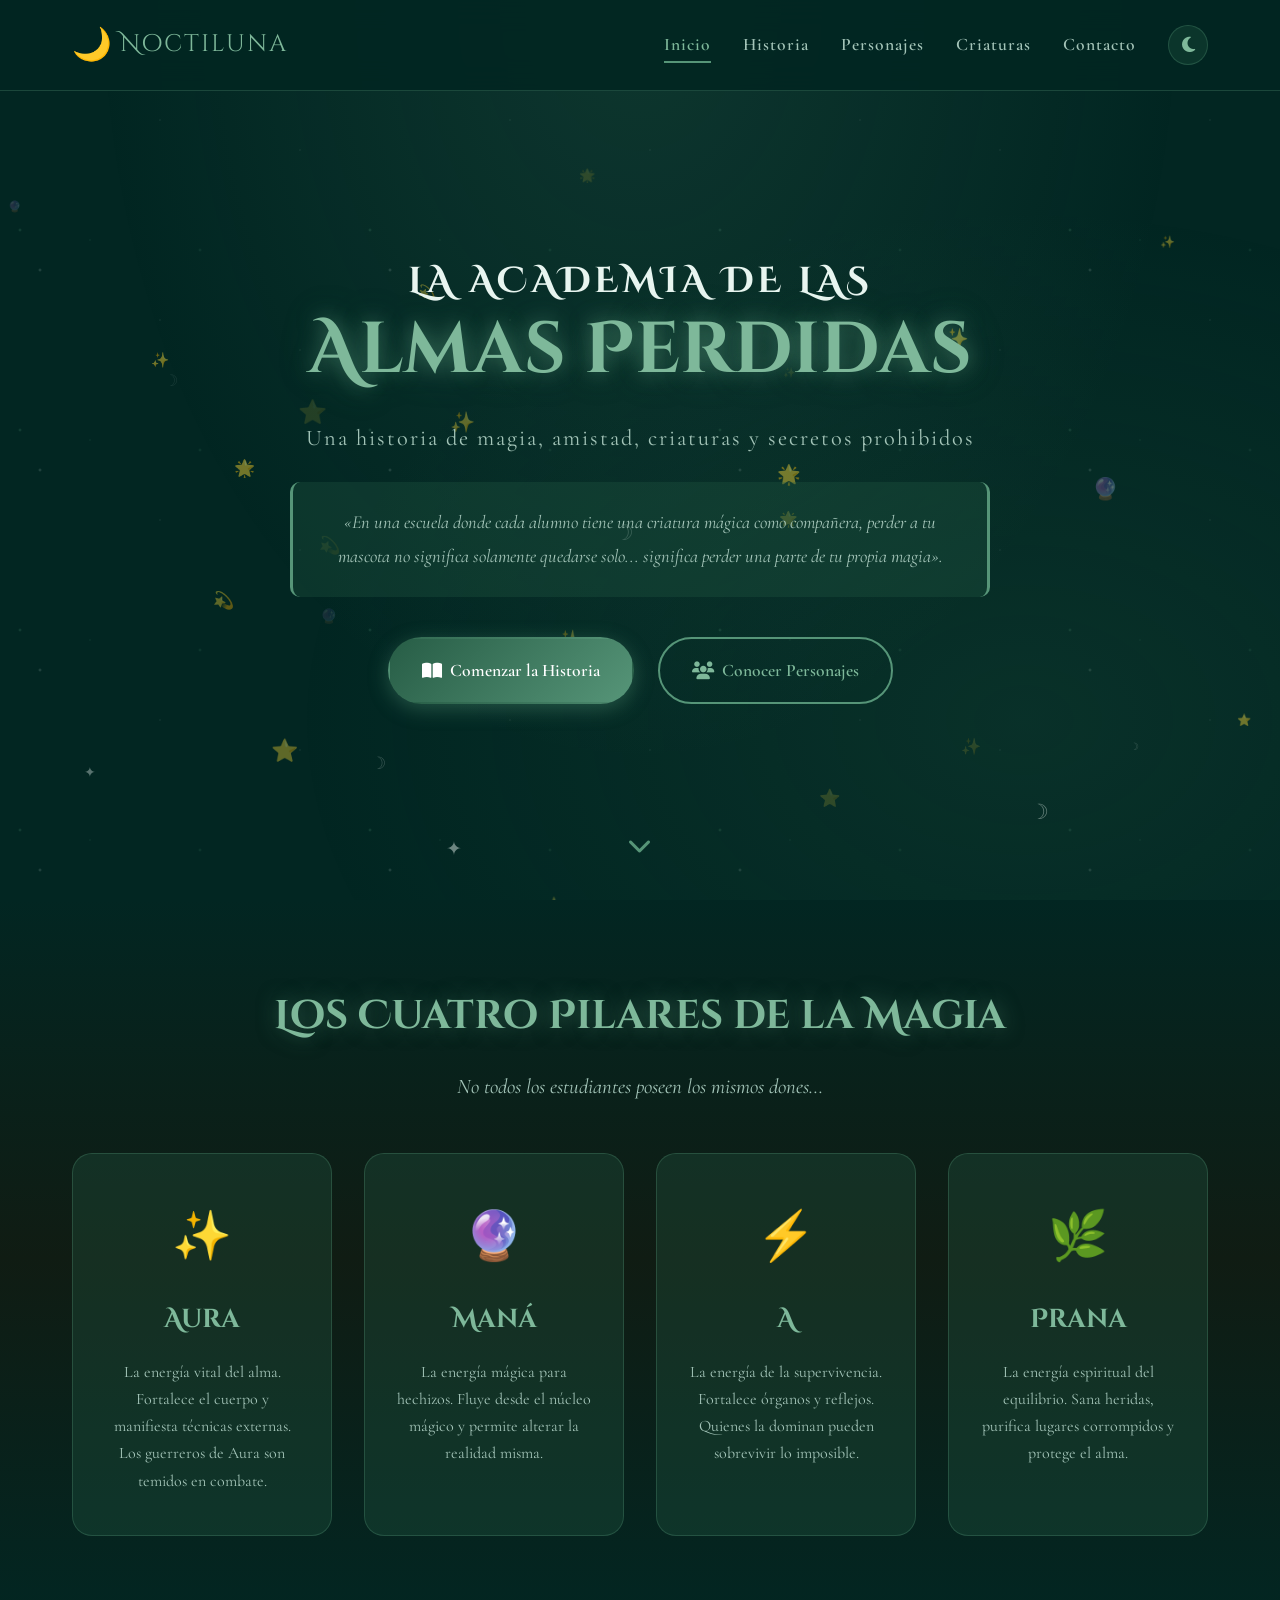
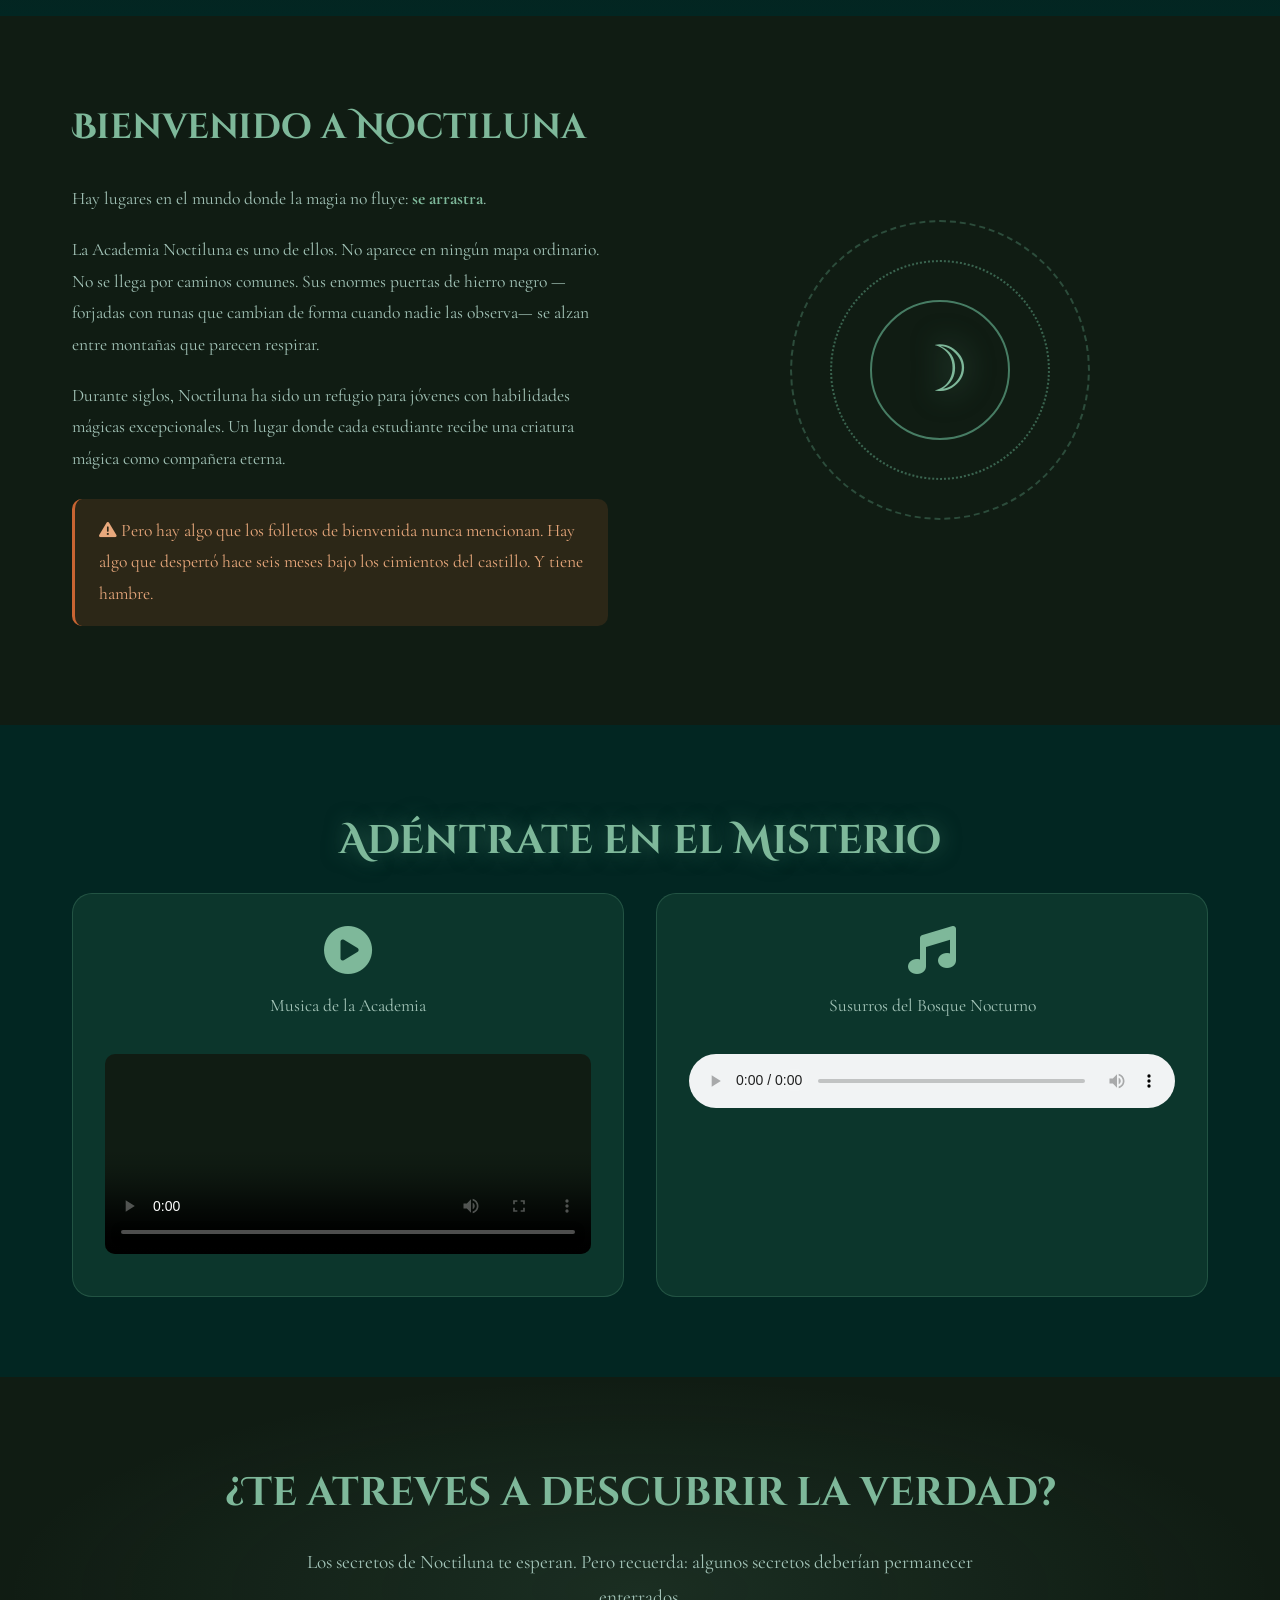
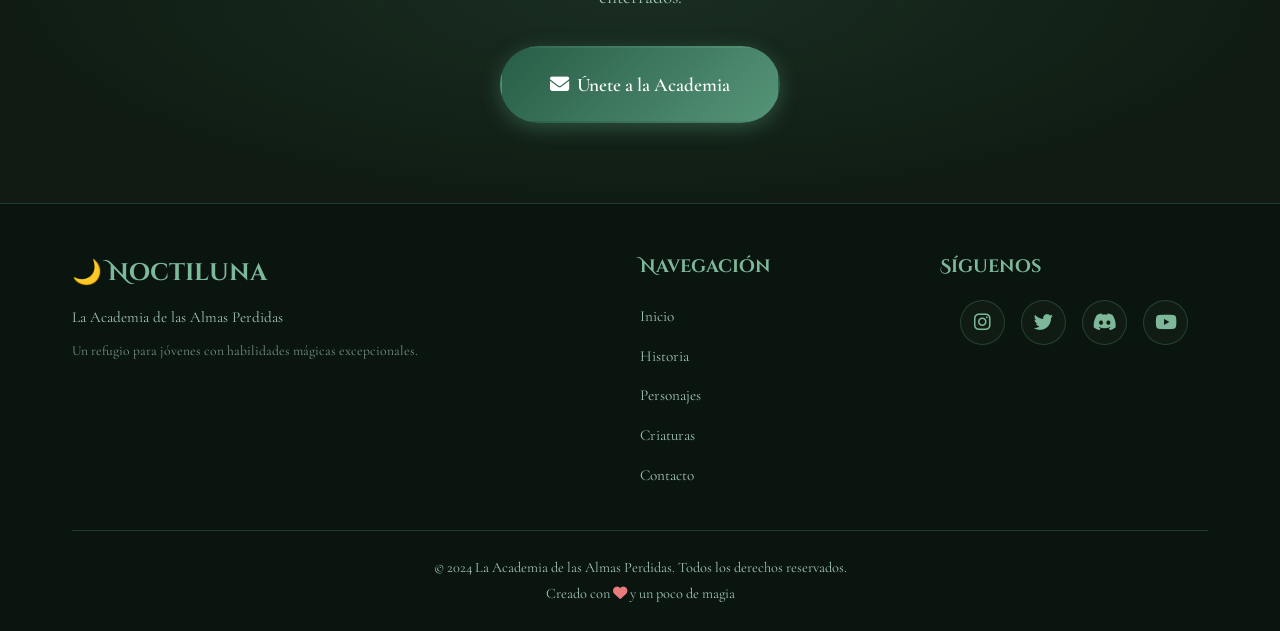
<file: index.html>
<!DOCTYPE html>
<html lang="es">
<head>
    <meta charset="UTF-8">
    <meta name="viewport" content="width=device-width, initial-scale=1.0">
    <meta name="description" content="La Academia de las Almas Perdidas - Una historia de magia, amistad, criaturas y secretos prohibidos. Descubre el misterio de Noctiluna.">
    <meta name="keywords" content="academia, magia, fantasía, criaturas mágicas, Noctiluna, historia">
    <meta name="author" content="Tu Nombre">
    <title>La Academia de las Almas Perdidas | Inicio</title>
    
    <!-- Google Fonts -->
    <link rel="preconnect" href="https://fonts.googleapis.com">
    <link rel="preconnect" href="https://fonts.gstatic.com" crossorigin>
    <link href="https://fonts.googleapis.com/css2?family=Cinzel+Decorative:wght@400;700;900&family=Cormorant+Garamond:ital,wght@0,300;0,400;0,600;1,400&display=swap" rel="stylesheet">
    
    <!-- Font Awesome Icons -->
    <link rel="stylesheet" href="https://cdnjs.cloudflare.com/ajax/libs/font-awesome/6.4.0/css/all.min.css">
    
    <!-- Favicon (Sol) -->
    <link rel="icon" type="image/svg+xml" href="data:image/svg+xml,<svg xmlns='http://www.w3.org/2000/svg' viewBox='0 0 100 100'><text y='.9em' font-size='90'>☀️</text></svg>">
    
    <link rel="stylesheet" href="css/styles.css">
</head>
<body>
    <!-- Header / Navbar -->
    <header class="header">
        <nav class="navbar">
            <a href="index.html" class="logo">
                <span class="logo-icon">🌙</span>
                <span class="logo-text">Noctiluna</span>
            </a>
            
            <button class="nav-toggle" id="navToggle" aria-label="Abrir menú">
                <i class="fas fa-bars"></i>
            </button>
            
            <ul class="nav-menu" id="navMenu">
                <li><a href="index.html" class="nav-link active">Inicio</a></li>
                <li><a href="historia.html" class="nav-link">Historia</a></li>
                <li><a href="personajes.html" class="nav-link">Personajes</a></li>
                <li><a href="criaturas.html" class="nav-link">Criaturas</a></li>
                <li><a href="contacto.html" class="nav-link">Contacto</a></li>
                <li>
                    <button class="theme-toggle" id="themeToggle" aria-label="Modo oscuro">
                        <i class="fas fa-moon"></i>
                    </button>
                </li>
            </ul>
        </nav>
    </header>

    <!-- Hero Section -->
    <section class="hero">
        <div class="hero-particles" id="particles"></div>
        <div class="hero-content">
            <h1 class="hero-title">
                <span class="title-line">La Academia de las</span>
                <span class="title-highlight">Almas Perdidas</span>
            </h1>
            <p class="hero-subtitle">Una historia de magia, amistad, criaturas y secretos prohibidos</p>
            <p class="hero-quote">«En una escuela donde cada alumno tiene una criatura mágica como compañera, perder a tu mascota no significa solamente quedarse solo... significa perder una parte de tu propia magia».</p>
            <div class="hero-buttons">
                <a href="historia.html" class="btn btn-primary">
                    <i class="fas fa-book-open"></i> Comenzar la Historia
                </a>
                <a href="personajes.html" class="btn btn-secondary">
                    <i class="fas fa-users"></i> Conocer Personajes
                </a>
            </div>
        </div>
        <div class="hero-scroll">
            <i class="fas fa-chevron-down"></i>
        </div>
    </section>

    <!-- Pilares de Energía -->
    <section class="pilares section">
        <div class="container">
            <h2 class="section-title">Los Cuatro Pilares de la Magia</h2>
            <p class="section-subtitle">No todos los estudiantes poseen los mismos dones...</p>
            
            <div class="pilares-grid">
                <article class="pilar-card" data-pilar="aura">
                    <div class="pilar-icon">✨</div>
                    <h3>Aura</h3>
                    <p>La energía vital del alma. Fortalece el cuerpo y manifiesta técnicas externas. Los guerreros de Aura son temidos en combate.</p>
                </article>
                
                <article class="pilar-card" data-pilar="mana">
                    <div class="pilar-icon">🔮</div>
                    <h3>Maná</h3>
                    <p>La energía mágica para hechizos. Fluye desde el núcleo mágico y permite alterar la realidad misma.</p>
                </article>
                
                <article class="pilar-card" data-pilar="a">
                    <div class="pilar-icon">⚡</div>
                    <h3>A</h3>
                    <p>La energía de la supervivencia. Fortalece órganos y reflejos. Quienes la dominan pueden sobrevivir lo imposible.</p>
                </article>
                
                <article class="pilar-card" data-pilar="prana">
                    <div class="pilar-icon">🌿</div>
                    <h3>Prana</h3>
                    <p>La energía espiritual del equilibrio. Sana heridas, purifica lugares corrompidos y protege el alma.</p>
                </article>
            </div>
        </div>
    </section>

    <!-- Sección de Introducción -->
    <section class="intro section">
        <div class="container">
            <div class="intro-content">
                <div class="intro-text">
                    <h2 class="section-title-left">Bienvenido a Noctiluna</h2>
                    <p>Hay lugares en el mundo donde la magia no fluye: <strong>se arrastra</strong>.</p>
                    <p>La Academia Noctiluna es uno de ellos. No aparece en ningún mapa ordinario. No se llega por caminos comunes. Sus enormes puertas de hierro negro —forjadas con runas que cambian de forma cuando nadie las observa— se alzan entre montañas que parecen respirar.</p>
                    <p>Durante siglos, Noctiluna ha sido un refugio para jóvenes con habilidades mágicas excepcionales. Un lugar donde cada estudiante recibe una criatura mágica como compañera eterna.</p>
                    <p class="warning-text"><i class="fas fa-exclamation-triangle"></i> Pero hay algo que los folletos de bienvenida nunca mencionan. Hay algo que despertó hace seis meses bajo los cimientos del castillo. Y tiene hambre.</p>
                </div>
                <div class="intro-image">
                    <div class="magic-circle">
                        <div class="circle-outer"></div>
                        <div class="circle-middle"></div>
                        <div class="circle-inner"></div>
                        <span class="magic-symbol">☽</span>
                    </div>
                </div>
            </div>
        </div>
    </section>

    <!-- Video/Audio Section -->
    <section class="media-section section">
        <div class="container">
            <h2 class="section-title">Adéntrate en el Misterio</h2>
            <div class="media-grid">
                <div class="media-card">
                    <div class="media-placeholder video-placeholder">
                        <i class="fas fa-play-circle"></i>
                        <p>Musica de la Academia</p>
                        <!-- Aquí puedes insertar un video real -->
                        <video controls poster="https://www.youtube.com/watch?v=xakBzg5atsM">
                            <source src="#" type="video/mp4">
                        </video>
                    </div>
                </div>
                <div class="media-card">
                    <div class="media-placeholder audio-placeholder">
                        <i class="fas fa-music"></i>
                        <p>Susurros del Bosque Nocturno</p>
                        <audio controls>
                            <source src="#" type="audio/mpeg">
                            Tu navegador no soporta audio.
                        </audio>
                    </div>
                </div>
            </div>
        </div>
    </section>

    <!-- CTA Section -->
    <section class="cta-section">
        <div class="container">
            <h2>¿Te atreves a descubrir la verdad?</h2>
            <p>Los secretos de Noctiluna te esperan. Pero recuerda: algunos secretos deberían permanecer enterrados.</p>
            <a href="contacto.html" class="btn btn-primary btn-large">
                <i class="fas fa-envelope"></i> Únete a la Academia
            </a>
        </div>
    </section>

    <!-- Footer -->
    <footer class="footer">
        <div class="container">
            <div class="footer-grid">
                <div class="footer-col">
                    <h3 class="footer-logo">🌙 Noctiluna</h3>
                    <p>La Academia de las Almas Perdidas</p>
                    <p class="footer-small">Un refugio para jóvenes con habilidades mágicas excepcionales.</p>
                </div>
                <div class="footer-col">
                    <h4>Navegación</h4>
                    <ul>
                        <li><a href="index.html">Inicio</a></li>
                        <li><a href="historia.html">Historia</a></li>
                        <li><a href="personajes.html">Personajes</a></li>
                        <li><a href="criaturas.html">Criaturas</a></li>
                        <li><a href="contacto.html">Contacto</a></li>
                    </ul>
                </div>
                <div class="footer-col">
                    <h4>Síguenos</h4>
                    <div class="social-links">
                        <a href="#" aria-label="Instagram"><i class="fab fa-instagram"></i></a>
                        <a href="#" aria-label="Twitter"><i class="fab fa-twitter"></i></a>
                        <a href="#" aria-label="Discord"><i class="fab fa-discord"></i></a>
                        <a href="#" aria-label="YouTube"><i class="fab fa-youtube"></i></a>
                    </div>
                </div>
            </div>
            <div class="footer-bottom">
                <p>&copy; 2024 La Academia de las Almas Perdidas. Todos los derechos reservados.</p>
                <p>Creado con <i class="fas fa-heart"></i> y un poco de magia</p>
            </div>
        </div>
    </footer>

    <script src="js/main.js"></script>
</body>
</html>
</file>
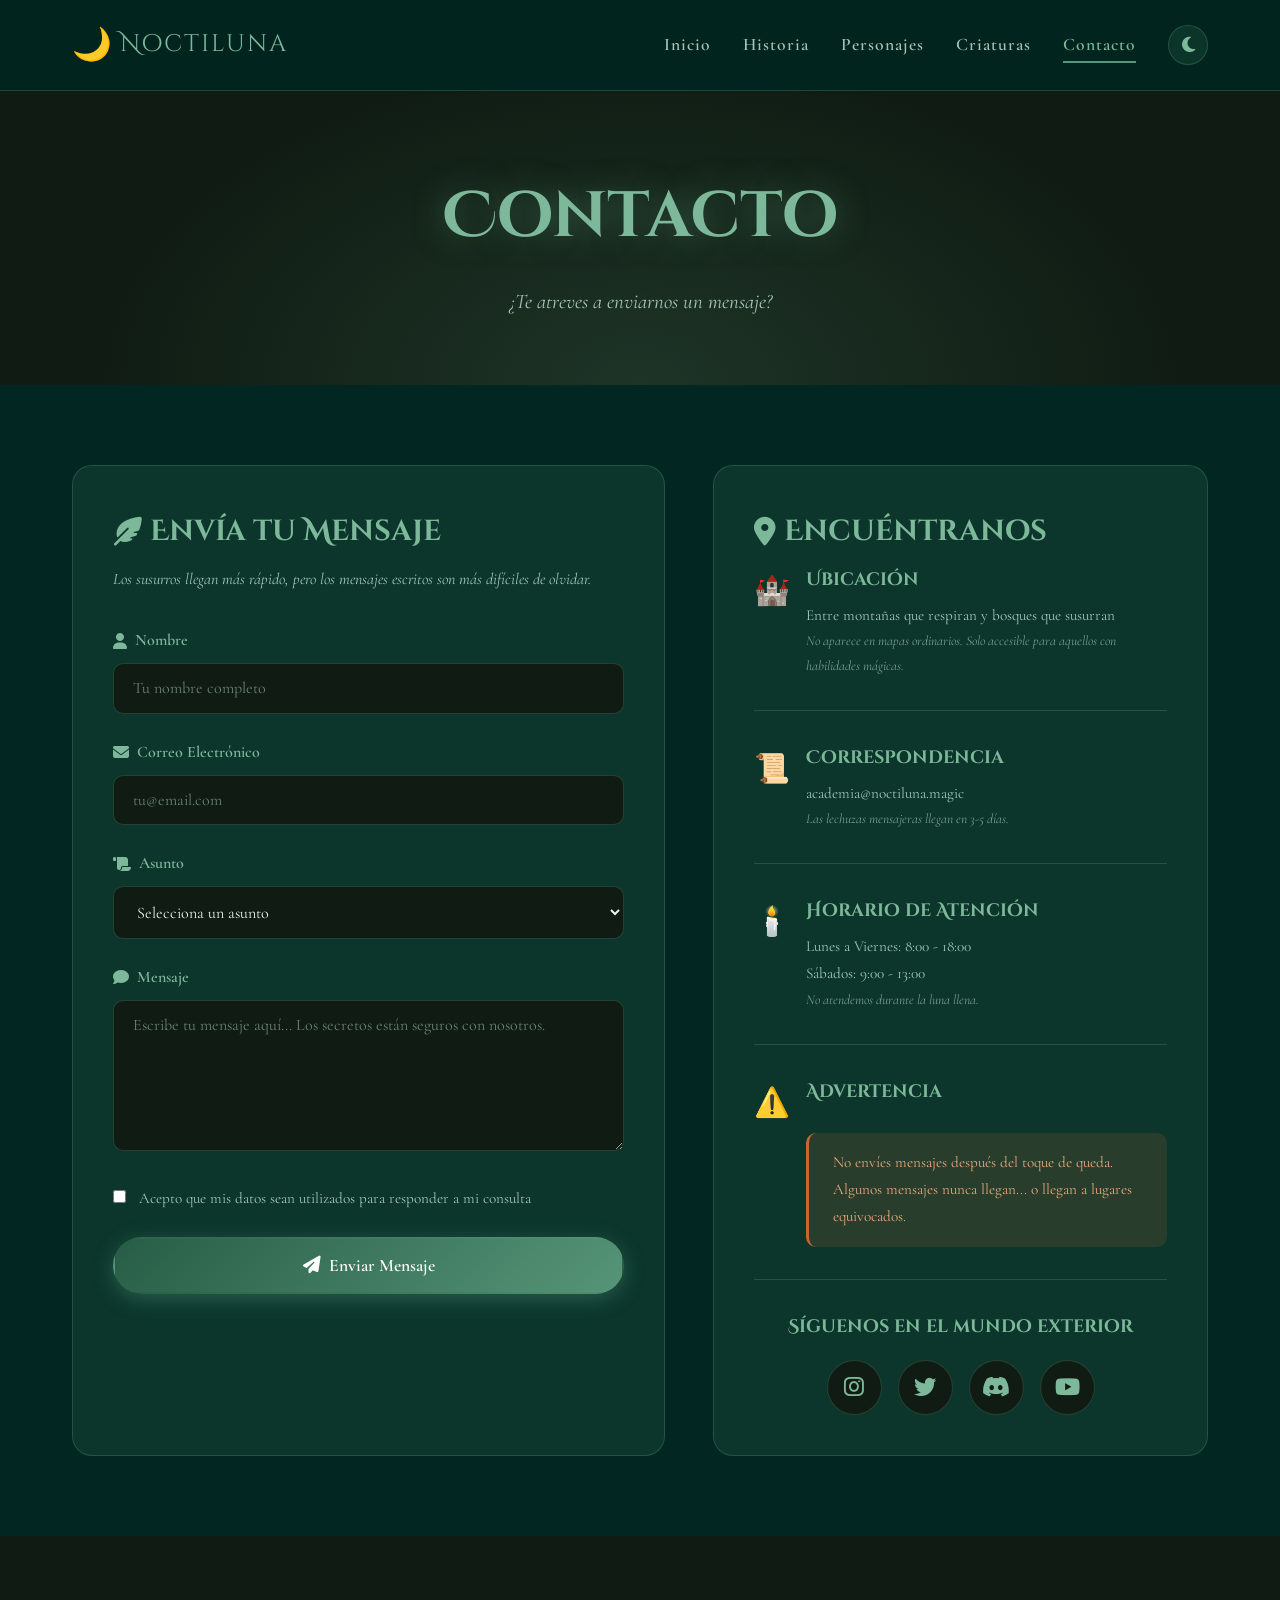
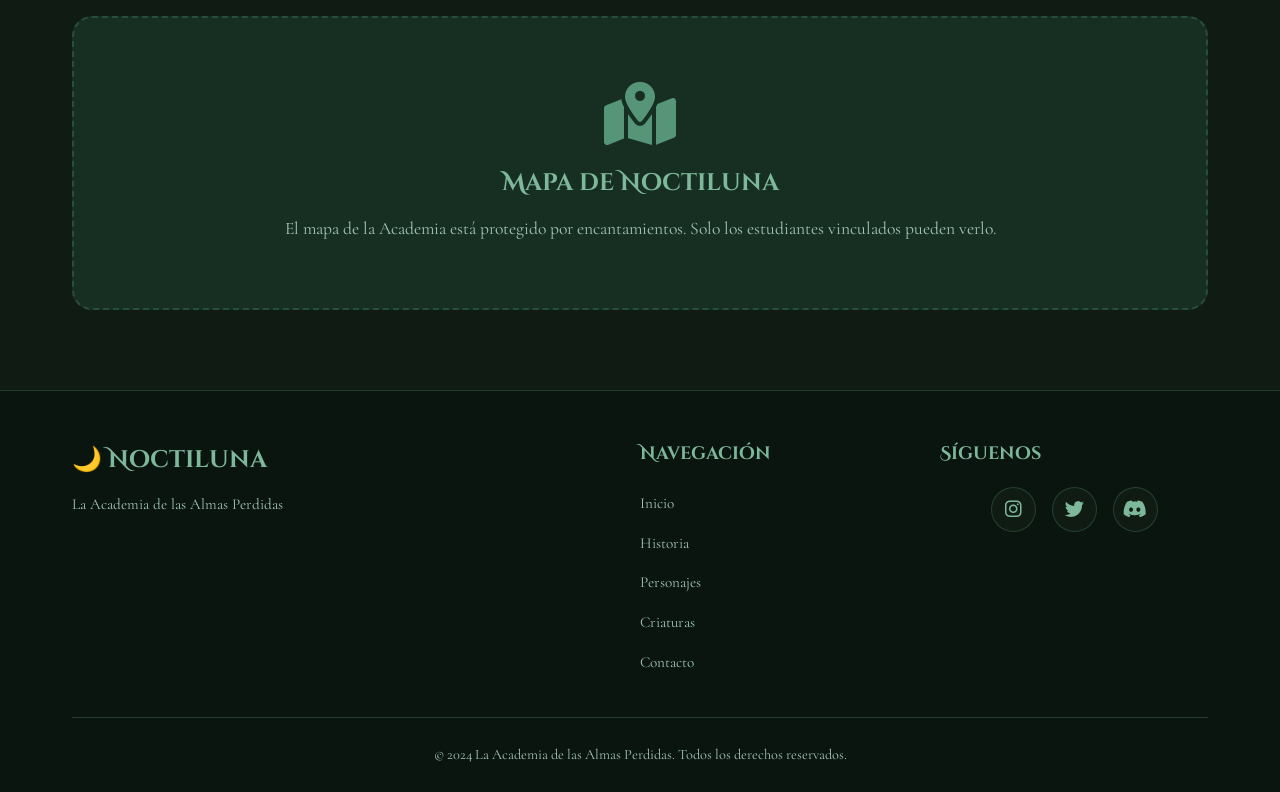
<file: contacto.html>
<!DOCTYPE html>
<html lang="es">
<head>
    <meta charset="UTF-8">
    <meta name="viewport" content="width=device-width, initial-scale=1.0">
    <meta name="description" content="Contacta con La Academia de las Almas Perdidas. Solicita información sobre admisiones, envía tus preguntas o comparte tus teorías.">
    <title>Contacto | La Academia de las Almas Perdidas</title>
    
    <link rel="preconnect" href="https://fonts.googleapis.com">
    <link rel="preconnect" href="https://fonts.gstatic.com" crossorigin>
    <link href="https://fonts.googleapis.com/css2?family=Cinzel+Decorative:wght@400;700;900&family=Cormorant+Garamond:ital,wght@0,300;0,400;0,600;1,400&display=swap" rel="stylesheet">
    <link rel="stylesheet" href="https://cdnjs.cloudflare.com/ajax/libs/font-awesome/6.4.0/css/all.min.css">
    <link rel="icon" type="image/svg+xml" href="data:image/svg+xml,<svg xmlns='http://www.w3.org/2000/svg' viewBox='0 0 100 100'><text y='.9em' font-size='90'>☀️</text></svg>">
    <link rel="stylesheet" href="css/styles.css">
</head>
<body>
    <header class="header">
        <nav class="navbar">
            <a href="index.html" class="logo">
                <span class="logo-icon">🌙</span>
                <span class="logo-text">Noctiluna</span>
            </a>
            <button class="nav-toggle" id="navToggle" aria-label="Abrir menú">
                <i class="fas fa-bars"></i>
            </button>
            <ul class="nav-menu" id="navMenu">
                <li><a href="index.html" class="nav-link">Inicio</a></li>
                <li><a href="historia.html" class="nav-link">Historia</a></li>
                <li><a href="personajes.html" class="nav-link">Personajes</a></li>
                <li><a href="criaturas.html" class="nav-link">Criaturas</a></li>
                <li><a href="contacto.html" class="nav-link active">Contacto</a></li>
                <li>
                    <button class="theme-toggle" id="themeToggle" aria-label="Modo oscuro">
                        <i class="fas fa-moon"></i>
                    </button>
                </li>
            </ul>
        </nav>
    </header>

    <section class="page-hero">
        <div class="container">
            <h1 class="page-title">Contacto</h1>
            <p class="page-subtitle">¿Te atreves a enviarnos un mensaje?</p>
        </div>
    </section>

    <section class="section contacto-section">
        <div class="container">
            <div class="contacto-grid">
                <!-- Formulario -->
                <div class="formulario-container">
                    <h2 class="form-title">
                        <i class="fas fa-feather-alt"></i> Envía tu Mensaje
                    </h2>
                    <p class="form-subtitle">Los susurros llegan más rápido, pero los mensajes escritos son más difíciles de olvidar.</p>
                    
                    <form id="contactForm" class="contact-form" action="https://formspree.io/f/tu-form-id" method="POST">
                        <div class="form-group">
                            <label for="nombre">
                                <i class="fas fa-user"></i> Nombre
                            </label>
                            <input type="text" id="nombre" name="nombre" placeholder="Tu nombre completo" required>
                        </div>

                        <div class="form-group">
                            <label for="email">
                                <i class="fas fa-envelope"></i> Correo Electrónico
                            </label>
                            <input type="email" id="email" name="email" placeholder="tu@email.com" required>
                        </div>

                        <div class="form-group">
                            <label for="asunto">
                                <i class="fas fa-scroll"></i> Asunto
                            </label>
                            <select id="asunto" name="asunto" required>
                                <option value="">Selecciona un asunto</option>
                                <option value="admisiones">Información sobre Admisiones</option>
                                <option value="historia">Preguntas sobre la Historia</option>
                                <option value="teorias">Compartir Teorías</option>
                                <option value="criaturas">Consulta sobre Criaturas</option>
                                <option value="otro">Otro</option>
                            </select>
                        </div>

                        <div class="form-group">
                            <label for="mensaje">
                                <i class="fas fa-comment"></i> Mensaje
                            </label>
                            <textarea id="mensaje" name="mensaje" rows="6" placeholder="Escribe tu mensaje aquí... Los secretos están seguros con nosotros." required></textarea>
                        </div>

                        <div class="form-group checkbox-group">
                            <label>
                                <input type="checkbox" name="acepto" required>
                                Acepto que mis datos sean utilizados para responder a mi consulta
                            </label>
                        </div>

                        <button type="submit" class="btn btn-primary btn-full">
                            <i class="fas fa-paper-plane"></i> Enviar Mensaje
                        </button>
                    </form>

                    <div id="formMessage" class="form-message"></div>
                </div>

                <!-- Información de contacto -->
                <div class="info-container">
                    <h2 class="form-title">
                        <i class="fas fa-map-marker-alt"></i> Encuéntranos
                    </h2>
                    
                    <div class="info-item">
                        <div class="info-icon">🏰</div>
                        <div>
                            <h4>Ubicación</h4>
                            <p>Entre montañas que respiran y bosques que susurran</p>
                            <p class="info-small">No aparece en mapas ordinarios. Solo accesible para aquellos con habilidades mágicas.</p>
                        </div>
                    </div>

                    <div class="info-item">
                        <div class="info-icon">📜</div>
                        <div>
                            <h4>Correspondencia</h4>
                            <p>academia@noctiluna.magic</p>
                            <p class="info-small">Las lechuzas mensajeras llegan en 3-5 días.</p>
                        </div>
                    </div>

                    <div class="info-item">
                        <div class="info-icon">🕯️</div>
                        <div>
                            <h4>Horario de Atención</h4>
                            <p>Lunes a Viernes: 8:00 - 18:00</p>
                            <p>Sábados: 9:00 - 13:00</p>
                            <p class="info-small">No atendemos durante la luna llena.</p>
                        </div>
                    </div>

                    <div class="info-item">
                        <div class="info-icon">⚠️</div>
                        <div>
                            <h4>Advertencia</h4>
                            <p class="warning-text">No envíes mensajes después del toque de queda. Algunos mensajes nunca llegan... o llegan a lugares equivocados.</p>
                        </div>
                    </div>

                    <!-- Redes sociales -->
                    <div class="social-contact">
                        <h4>Síguenos en el mundo exterior</h4>
                        <div class="social-links large">
                            <a href="#" aria-label="Instagram"><i class="fab fa-instagram"></i></a>
                            <a href="#" aria-label="Twitter"><i class="fab fa-twitter"></i></a>
                            <a href="#" aria-label="Discord"><i class="fab fa-discord"></i></a>
                            <a href="#" aria-label="YouTube"><i class="fab fa-youtube"></i></a>
                        </div>
                    </div>
                </div>
            </div>
        </div>
    </section>

    <!-- Mapa conceptual -->
    <section class="section mapa-section">
        <div class="container">
            <div class="mapa-placeholder">
                <div class="mapa-content">
                    <i class="fas fa-map-marked-alt"></i>
                    <h3>Mapa de Noctiluna</h3>
                    <p>El mapa de la Academia está protegido por encantamientos. Solo los estudiantes vinculados pueden verlo.</p>
                </div>
            </div>
        </div>
    </section>

    <footer class="footer">
        <div class="container">
            <div class="footer-grid">
                <div class="footer-col">
                    <h3 class="footer-logo">🌙 Noctiluna</h3>
                    <p>La Academia de las Almas Perdidas</p>
                </div>
                <div class="footer-col">
                    <h4>Navegación</h4>
                    <ul>
                        <li><a href="index.html">Inicio</a></li>
                        <li><a href="historia.html">Historia</a></li>
                        <li><a href="personajes.html">Personajes</a></li>
                        <li><a href="criaturas.html">Criaturas</a></li>
                        <li><a href="contacto.html">Contacto</a></li>
                    </ul>
                </div>
                <div class="footer-col">
                    <h4>Síguenos</h4>
                    <div class="social-links">
                        <a href="#"><i class="fab fa-instagram"></i></a>
                        <a href="#"><i class="fab fa-twitter"></i></a>
                        <a href="#"><i class="fab fa-discord"></i></a>
                    </div>
                </div>
            </div>
            <div class="footer-bottom">
                <p>&copy; 2024 La Academia de las Almas Perdidas. Todos los derechos reservados.</p>
            </div>
        </div>
    </footer>

    <script src="js/main.js"></script>
</body>
</html>
</file>
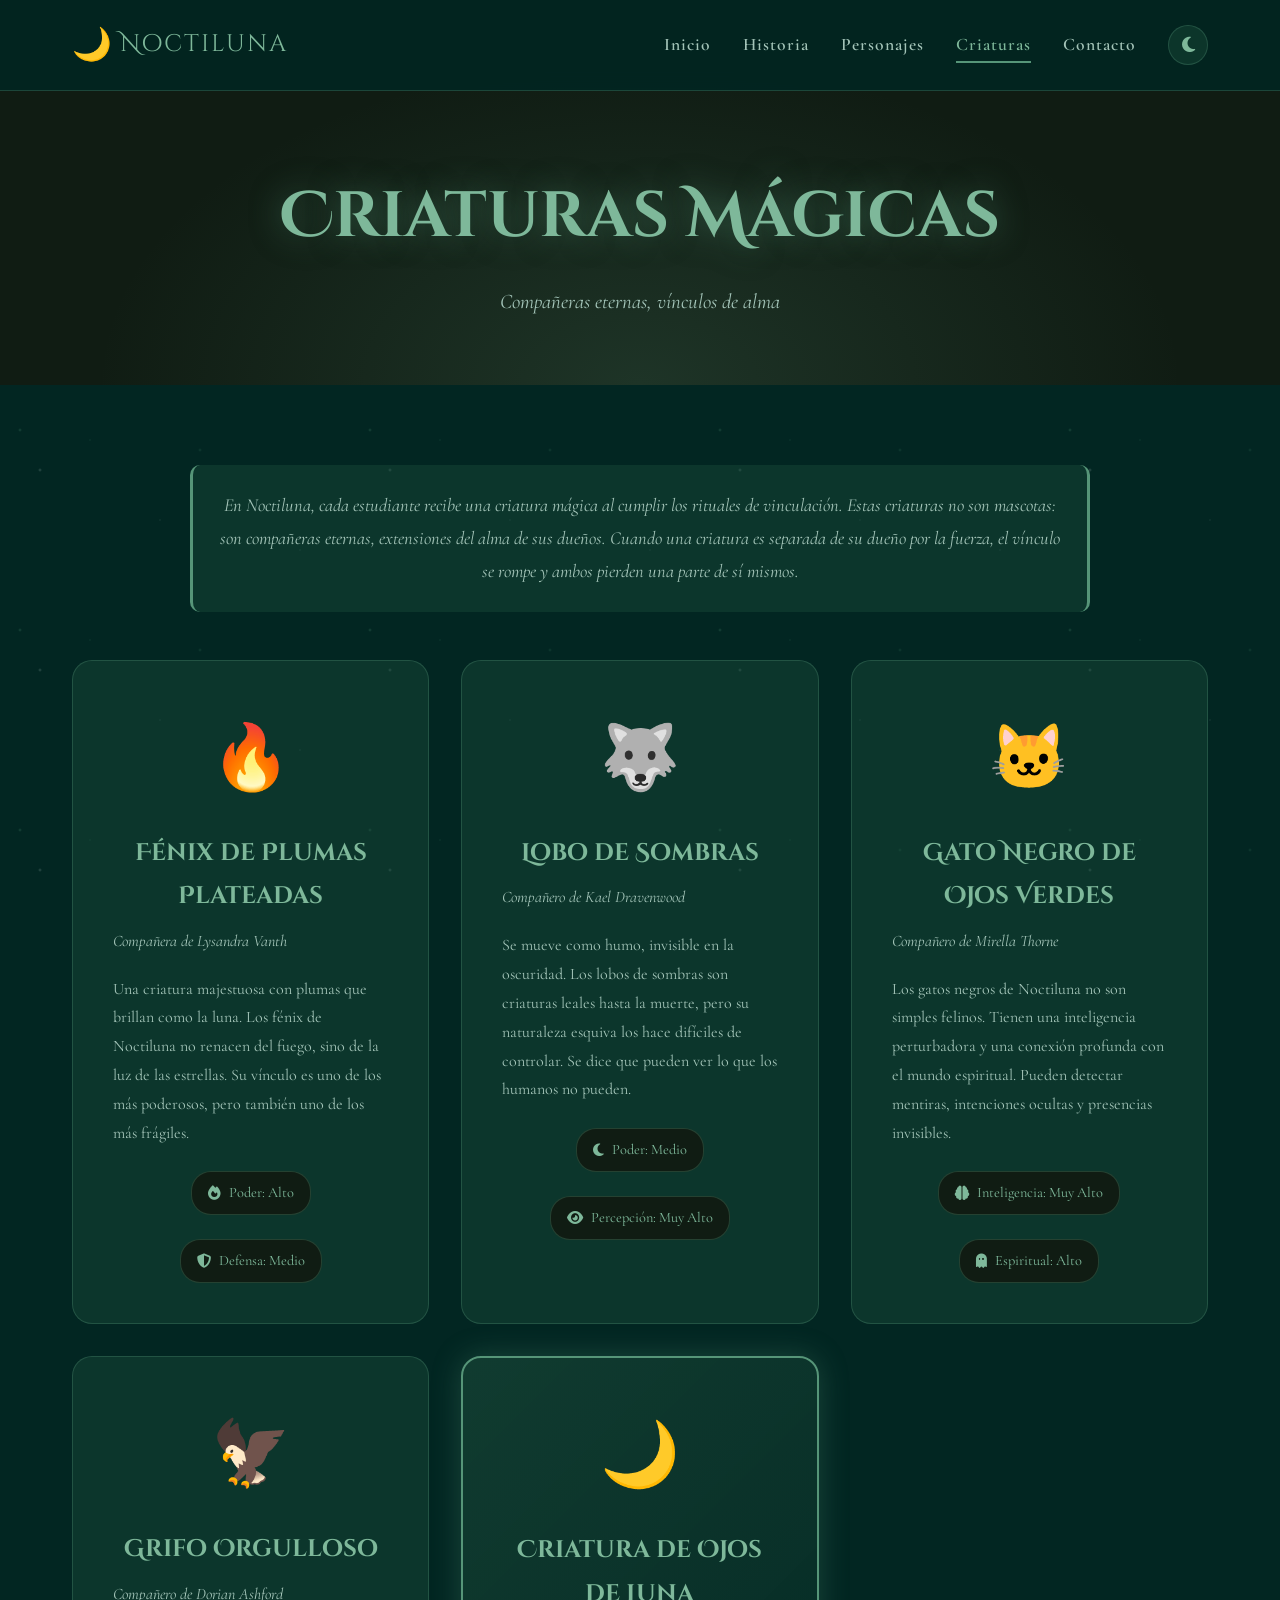
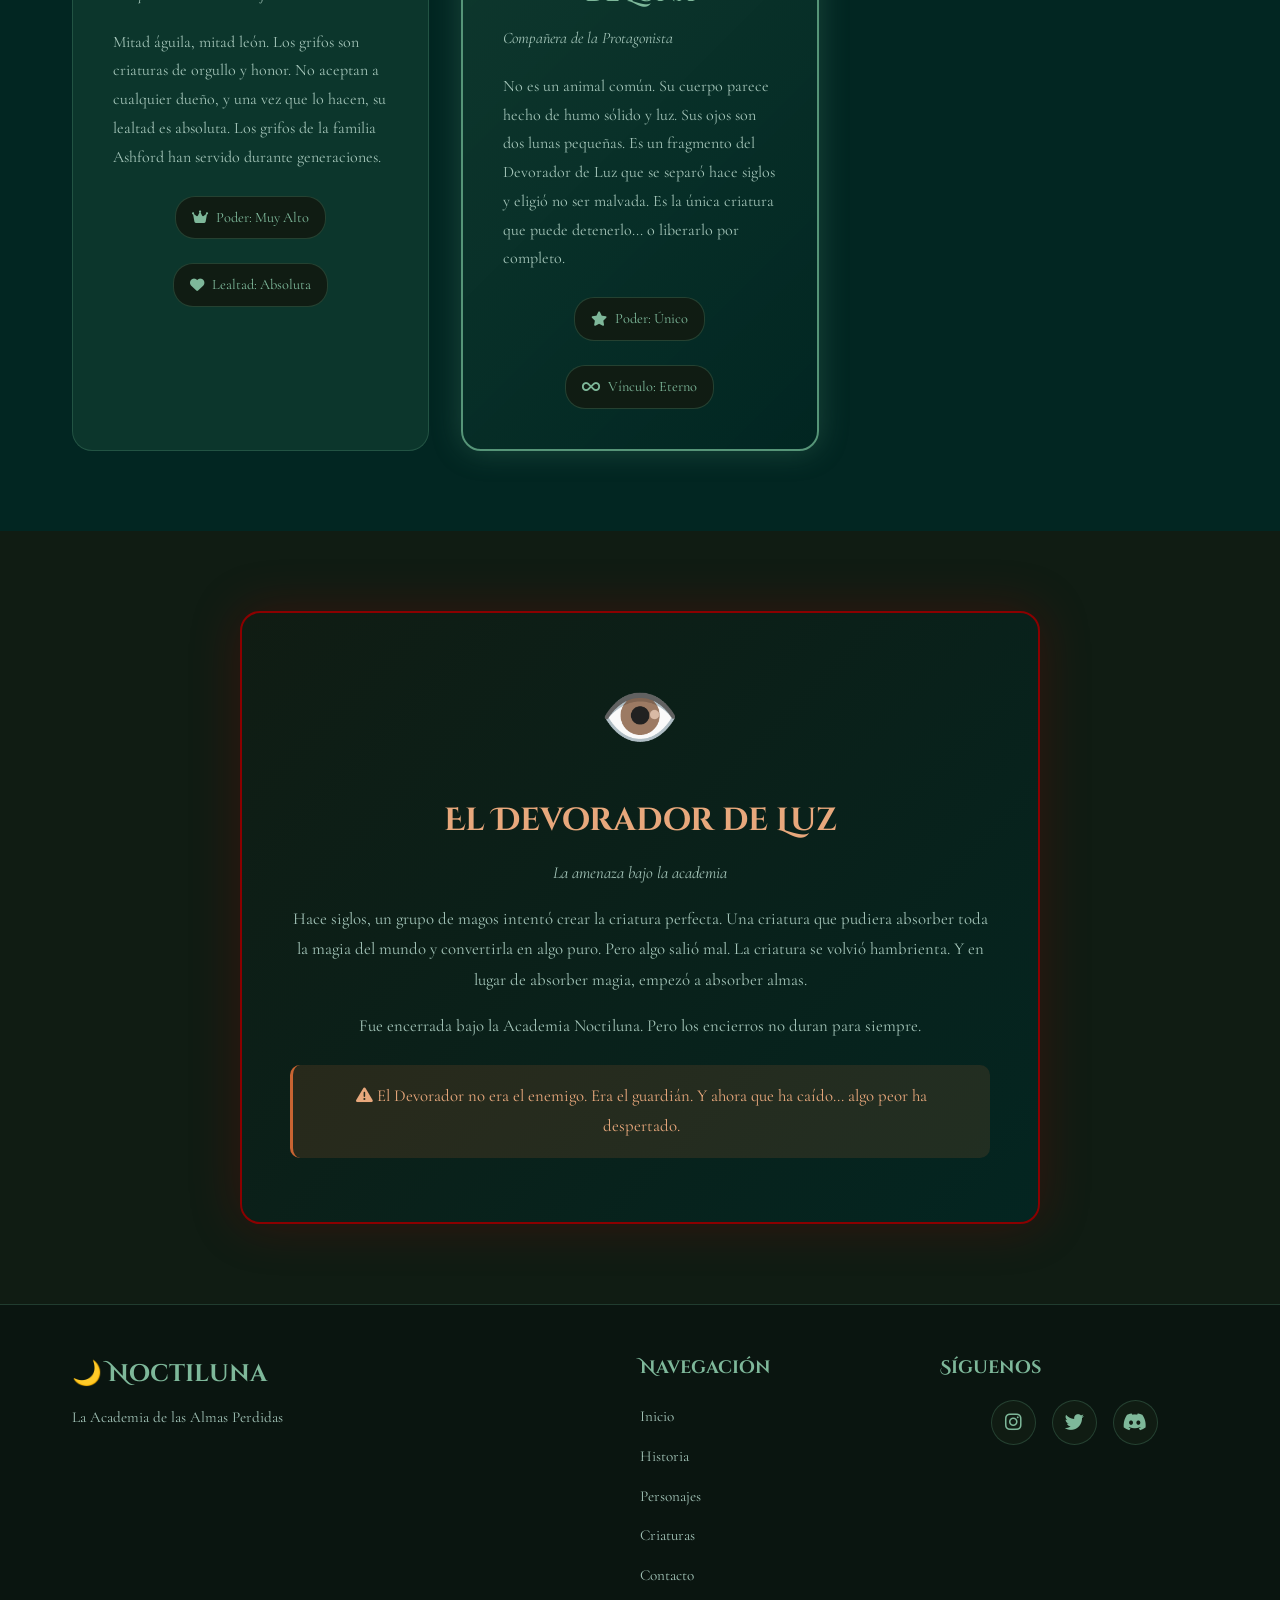
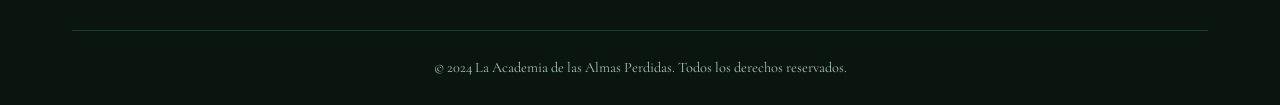
<file: criaturas.html>
<!DOCTYPE html>
<html lang="es">
<head>
    <meta charset="UTF-8">
    <meta name="viewport" content="width=device-width, initial-scale=1.0">
    <meta name="description" content="Descubre las criaturas mágicas de La Academia de las Almas Perdidas: fénix, lobos de sombras, grifos y más.">
    <title>Criaturas | La Academia de las Almas Perdidas</title>
    
    <link rel="preconnect" href="https://fonts.googleapis.com">
    <link rel="preconnect" href="https://fonts.gstatic.com" crossorigin>
    <link href="https://fonts.googleapis.com/css2?family=Cinzel+Decorative:wght@400;700;900&family=Cormorant+Garamond:ital,wght@0,300;0,400;0,600;1,400&display=swap" rel="stylesheet">
    <link rel="stylesheet" href="https://cdnjs.cloudflare.com/ajax/libs/font-awesome/6.4.0/css/all.min.css">
    <link rel="icon" type="image/svg+xml" href="data:image/svg+xml,<svg xmlns='http://www.w3.org/2000/svg' viewBox='0 0 100 100'><text y='.9em' font-size='90'>☀️</text></svg>">
    <link rel="stylesheet" href="css/styles.css">
</head>
<body>
    <header class="header">
        <nav class="navbar">
            <a href="index.html" class="logo">
                <span class="logo-icon">🌙</span>
                <span class="logo-text">Noctiluna</span>
            </a>
            <button class="nav-toggle" id="navToggle" aria-label="Abrir menú">
                <i class="fas fa-bars"></i>
            </button>
            <ul class="nav-menu" id="navMenu">
                <li><a href="index.html" class="nav-link">Inicio</a></li>
                <li><a href="historia.html" class="nav-link">Historia</a></li>
                <li><a href="personajes.html" class="nav-link">Personajes</a></li>
                <li><a href="criaturas.html" class="nav-link active">Criaturas</a></li>
                <li><a href="contacto.html" class="nav-link">Contacto</a></li>
                <li>
                    <button class="theme-toggle" id="themeToggle" aria-label="Modo oscuro">
                        <i class="fas fa-moon"></i>
                    </button>
                </li>
            </ul>
        </nav>
    </header>

    <section class="page-hero">
        <div class="container">
            <h1 class="page-title">Criaturas Mágicas</h1>
            <p class="page-subtitle">Compañeras eternas, vínculos de alma</p>
        </div>
    </section>

    <section class="section">
        <div class="container">
            <p class="section-intro">En Noctiluna, cada estudiante recibe una criatura mágica al cumplir los rituales de vinculación. Estas criaturas no son mascotas: son compañeras eternas, extensiones del alma de sus dueños. Cuando una criatura es separada de su dueño por la fuerza, el vínculo se rompe y ambos pierden una parte de sí mismos.</p>

            <div class="criaturas-grid">
                <article class="criatura-card">
                    <div class="criatura-icon">🔥</div>
                    <h3>Fénix de Plumas Plateadas</h3>
                    <p class="criatura-dueno">Compañera de Lysandra Vanth</p>
                    <p>Una criatura majestuosa con plumas que brillan como la luna. Los fénix de Noctiluna no renacen del fuego, sino de la luz de las estrellas. Su vínculo es uno de los más poderosos, pero también uno de los más frágiles.</p>
                    <div class="criatura-stats">
                        <span><i class="fas fa-fire"></i> Poder: Alto</span>
                        <span><i class="fas fa-shield-alt"></i> Defensa: Medio</span>
                    </div>
                </article>

                <article class="criatura-card">
                    <div class="criatura-icon">🐺</div>
                    <h3>Lobo de Sombras</h3>
                    <p class="criatura-dueno">Compañero de Kael Dravenwood</p>
                    <p>Se mueve como humo, invisible en la oscuridad. Los lobos de sombras son criaturas leales hasta la muerte, pero su naturaleza esquiva los hace difíciles de controlar. Se dice que pueden ver lo que los humanos no pueden.</p>
                    <div class="criatura-stats">
                        <span><i class="fas fa-moon"></i> Poder: Medio</span>
                        <span><i class="fas fa-eye"></i> Percepción: Muy Alto</span>
                    </div>
                </article>

                <article class="criatura-card">
                    <div class="criatura-icon">🐱</div>
                    <h3>Gato Negro de Ojos Verdes</h3>
                    <p class="criatura-dueno">Compañero de Mirella Thorne</p>
                    <p>Los gatos negros de Noctiluna no son simples felinos. Tienen una inteligencia perturbadora y una conexión profunda con el mundo espiritual. Pueden detectar mentiras, intenciones ocultas y presencias invisibles.</p>
                    <div class="criatura-stats">
                        <span><i class="fas fa-brain"></i> Inteligencia: Muy Alto</span>
                        <span><i class="fas fa-ghost"></i> Espiritual: Alto</span>
                    </div>
                </article>

                <article class="criatura-card">
                    <div class="criatura-icon">🦅</div>
                    <h3>Grifo Orgulloso</h3>
                    <p class="criatura-dueno">Compañero de Dorian Ashford</p>
                    <p>Mitad águila, mitad león. Los grifos son criaturas de orgullo y honor. No aceptan a cualquier dueño, y una vez que lo hacen, su lealtad es absoluta. Los grifos de la familia Ashford han servido durante generaciones.</p>
                    <div class="criatura-stats">
                        <span><i class="fas fa-crown"></i> Poder: Muy Alto</span>
                        <span><i class="fas fa-heart"></i> Lealtad: Absoluta</span>
                    </div>
                </article>

                <article class="criatura-card special">
                    <div class="criatura-icon">🌙</div>
                    <h3>Criatura de Ojos de Luna</h3>
                    <p class="criatura-dueno">Compañera de la Protagonista</p>
                    <p>No es un animal común. Su cuerpo parece hecho de humo sólido y luz. Sus ojos son dos lunas pequeñas. Es un fragmento del Devorador de Luz que se separó hace siglos y eligió no ser malvada. Es la única criatura que puede detenerlo... o liberarlo por completo.</p>
                    <div class="criatura-stats">
                        <span><i class="fas fa-star"></i> Poder: Único</span>
                        <span><i class="fas fa-infinity"></i> Vínculo: Eterno</span>
                    </div>
                </article>
            </div>
        </div>
    </section>

    <!-- El Devorador -->
    <section class="section devorador-section">
        <div class="container">
            <div class="devorador-card">
                <div class="devorador-icon">👁️</div>
                <h2>El Devorador de Luz</h2>
                <p class="devorador-subtitle">La amenaza bajo la academia</p>
                <p>Hace siglos, un grupo de magos intentó crear la criatura perfecta. Una criatura que pudiera absorber toda la magia del mundo y convertirla en algo puro. Pero algo salió mal. La criatura se volvió hambrienta. Y en lugar de absorber magia, empezó a absorber almas.</p>
                <p>Fue encerrada bajo la Academia Noctiluna. Pero los encierros no duran para siempre.</p>
                <p class="warning-text"><i class="fas fa-exclamation-triangle"></i> El Devorador no era el enemigo. Era el guardián. Y ahora que ha caído... algo peor ha despertado.</p>
            </div>
        </div>
    </section>

    <footer class="footer">
        <div class="container">
            <div class="footer-grid">
                <div class="footer-col">
                    <h3 class="footer-logo">🌙 Noctiluna</h3>
                    <p>La Academia de las Almas Perdidas</p>
                </div>
                <div class="footer-col">
                    <h4>Navegación</h4>
                    <ul>
                        <li><a href="index.html">Inicio</a></li>
                        <li><a href="historia.html">Historia</a></li>
                        <li><a href="personajes.html">Personajes</a></li>
                        <li><a href="criaturas.html">Criaturas</a></li>
                        <li><a href="contacto.html">Contacto</a></li>
                    </ul>
                </div>
                <div class="footer-col">
                    <h4>Síguenos</h4>
                    <div class="social-links">
                        <a href="#"><i class="fab fa-instagram"></i></a>
                        <a href="#"><i class="fab fa-twitter"></i></a>
                        <a href="#"><i class="fab fa-discord"></i></a>
                    </div>
                </div>
            </div>
            <div class="footer-bottom">
                <p>&copy; 2024 La Academia de las Almas Perdidas. Todos los derechos reservados.</p>
            </div>
        </div>
    </footer>

    <script src="js/main.js"></script>
</body>
</html>
</file>
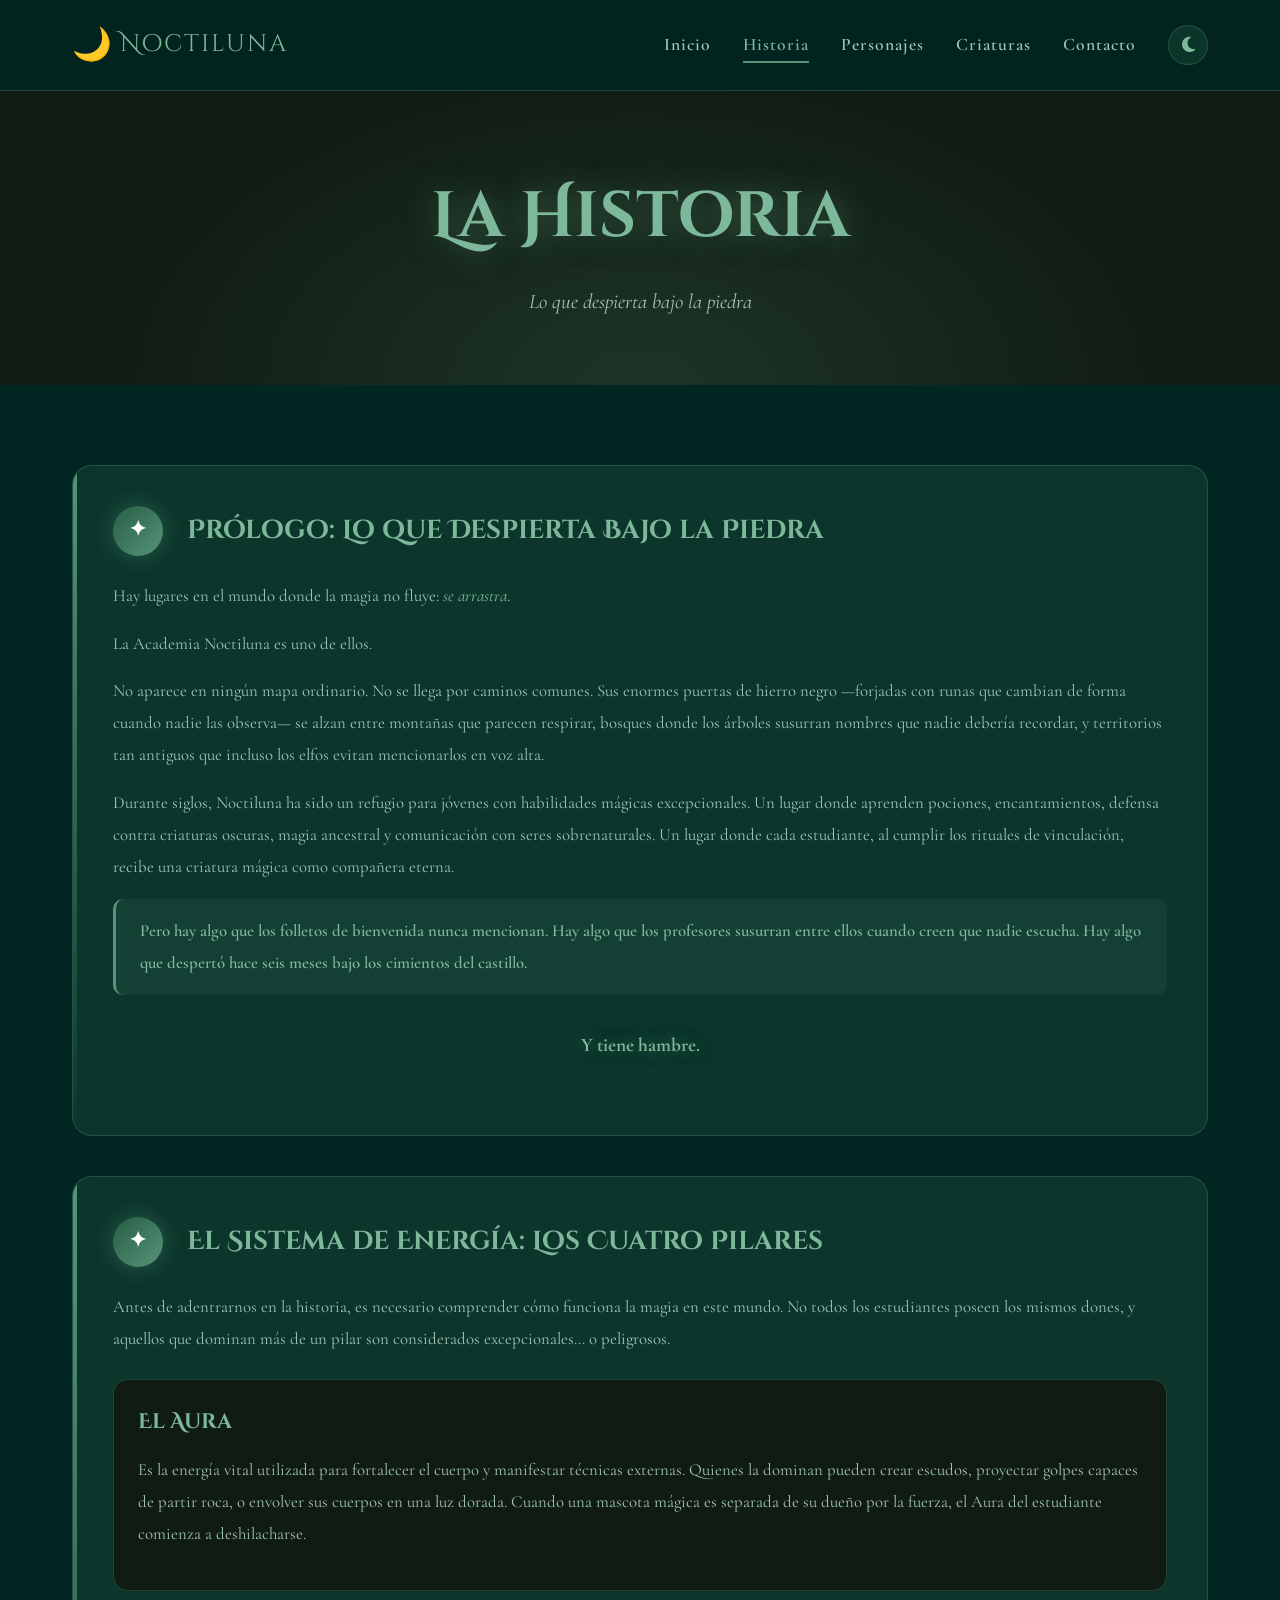
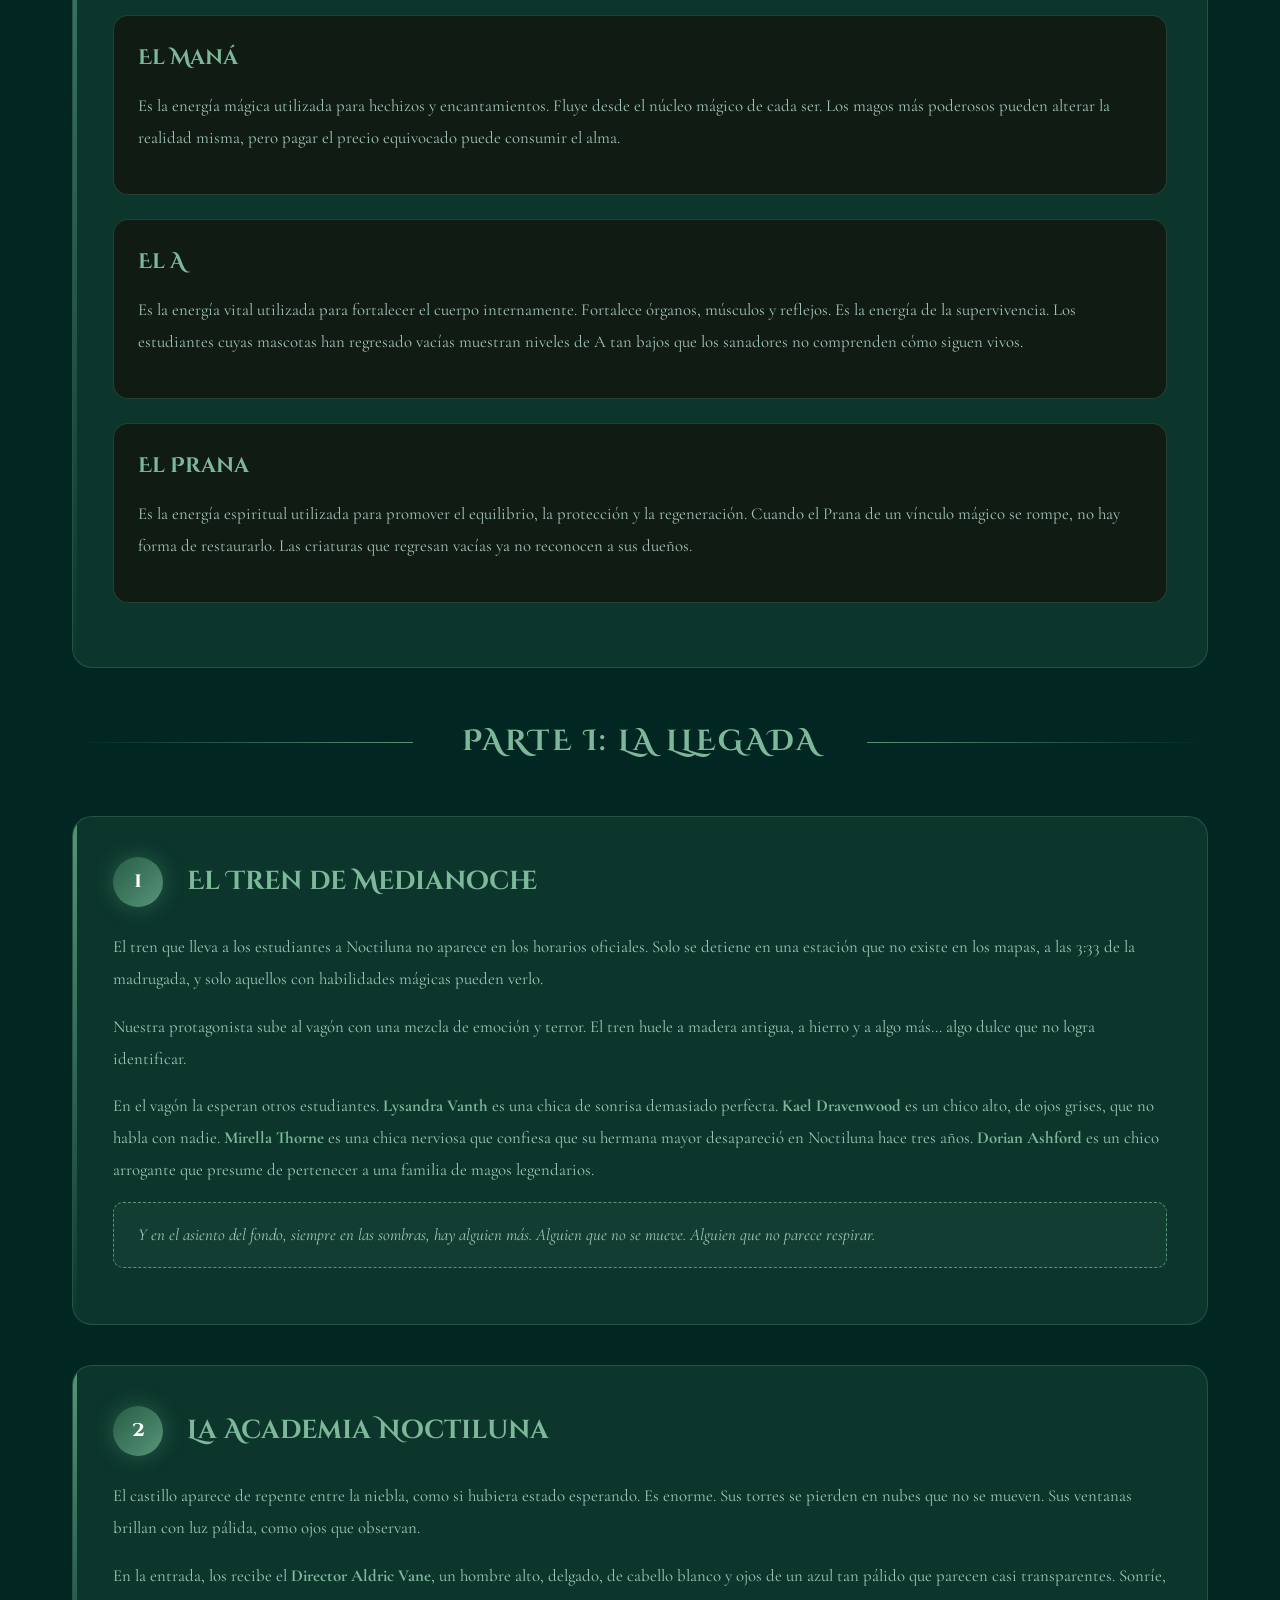
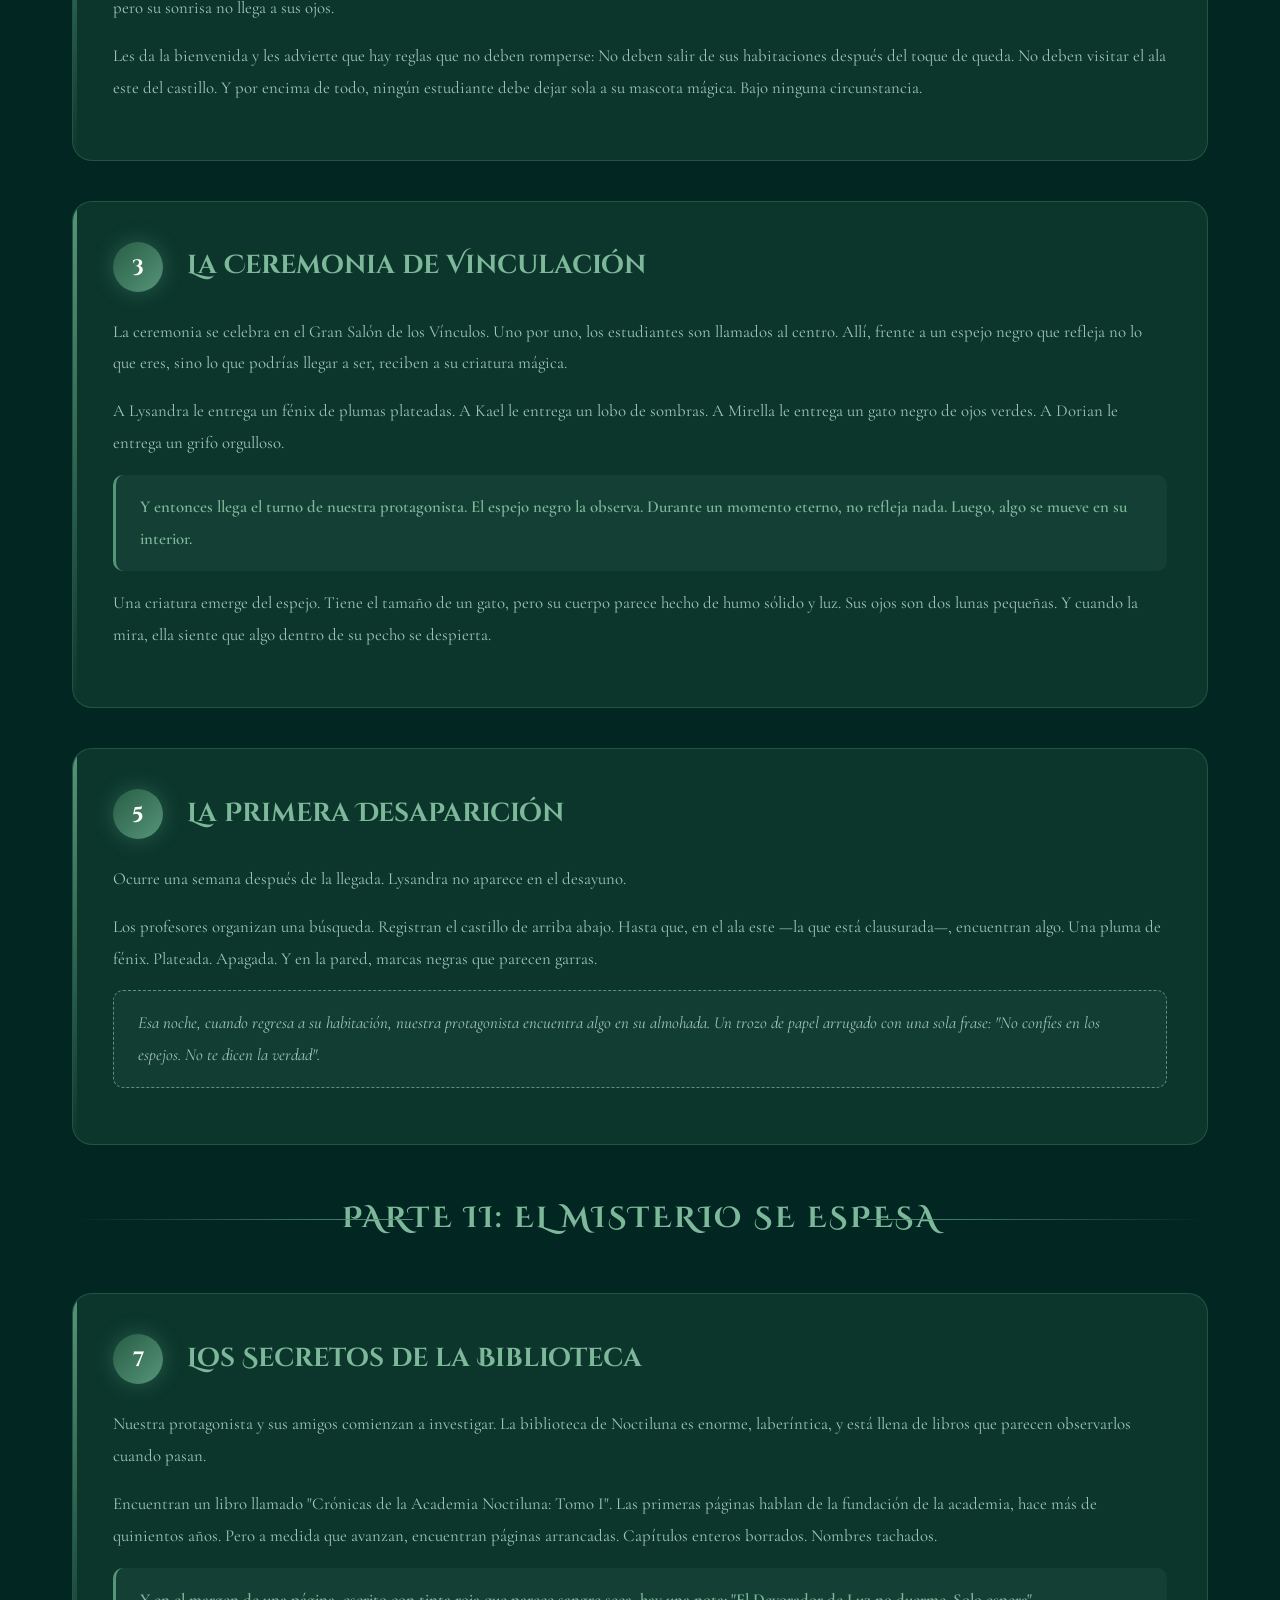
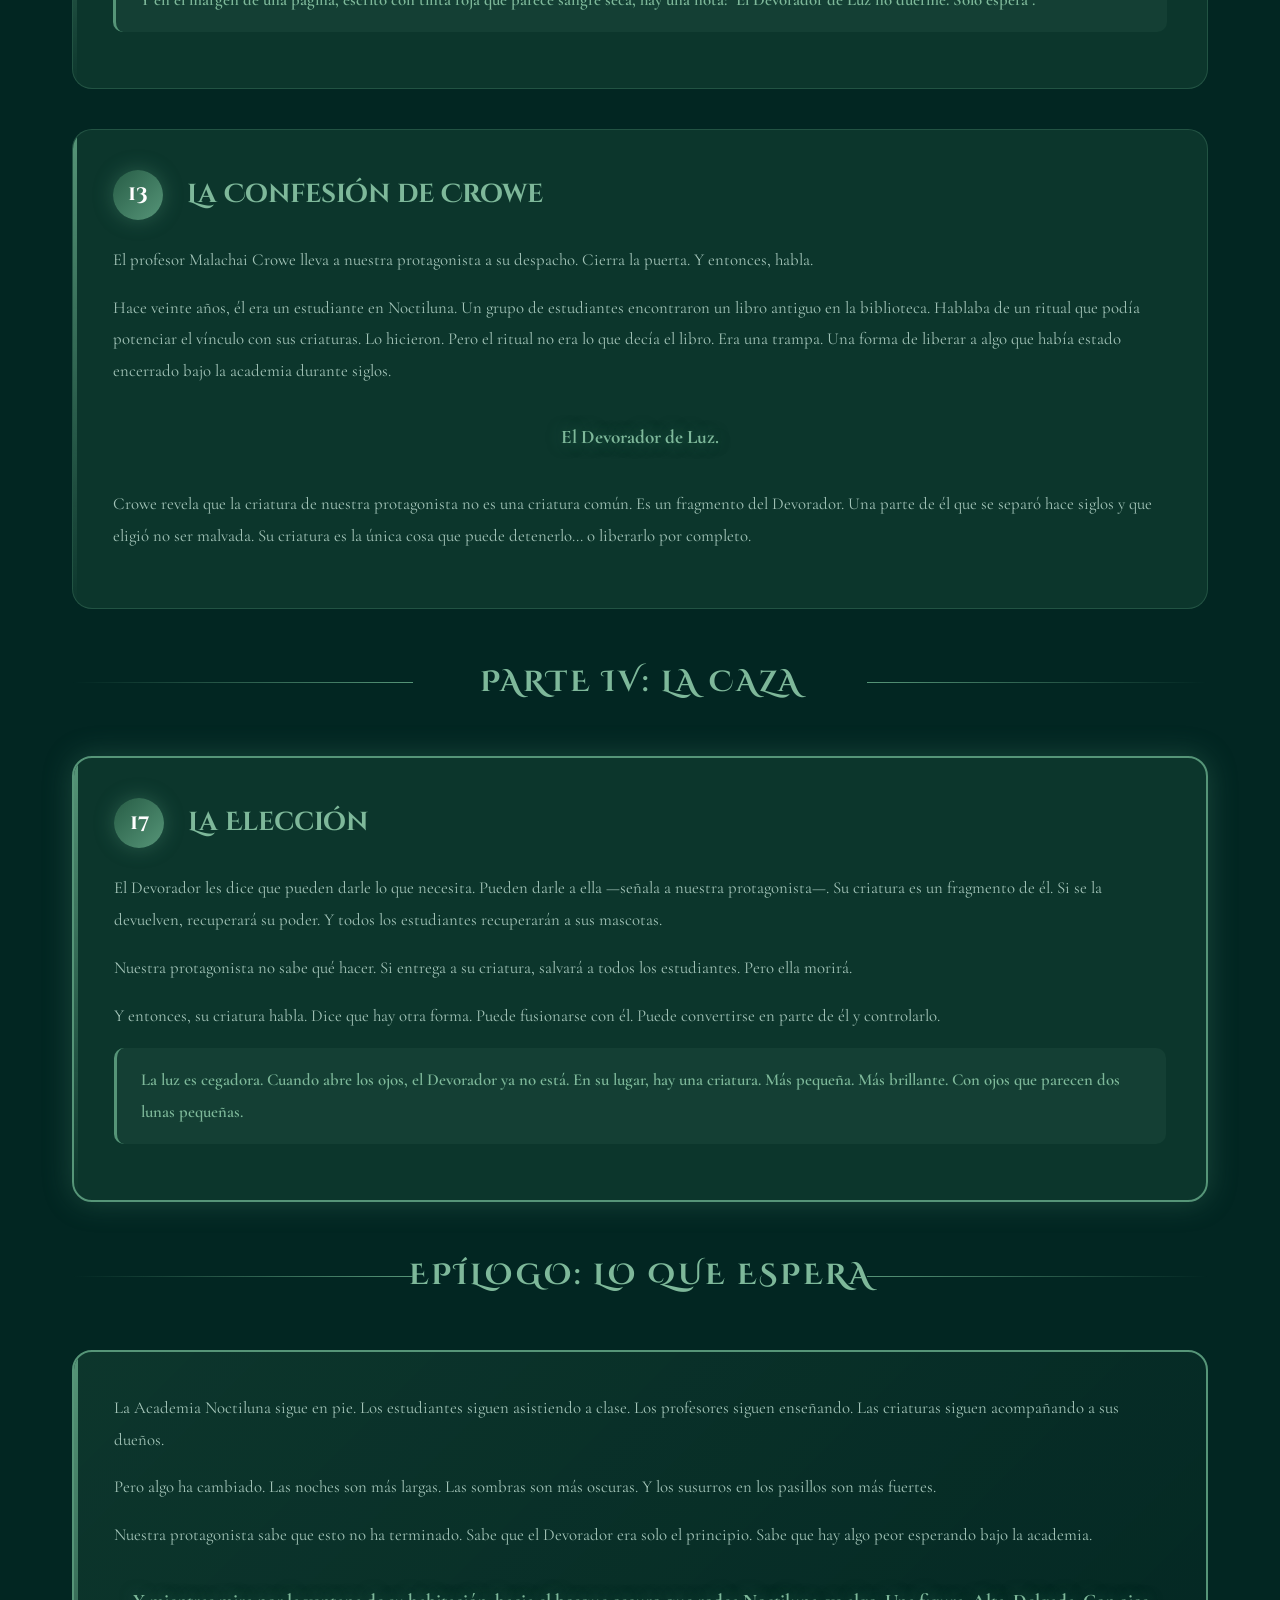
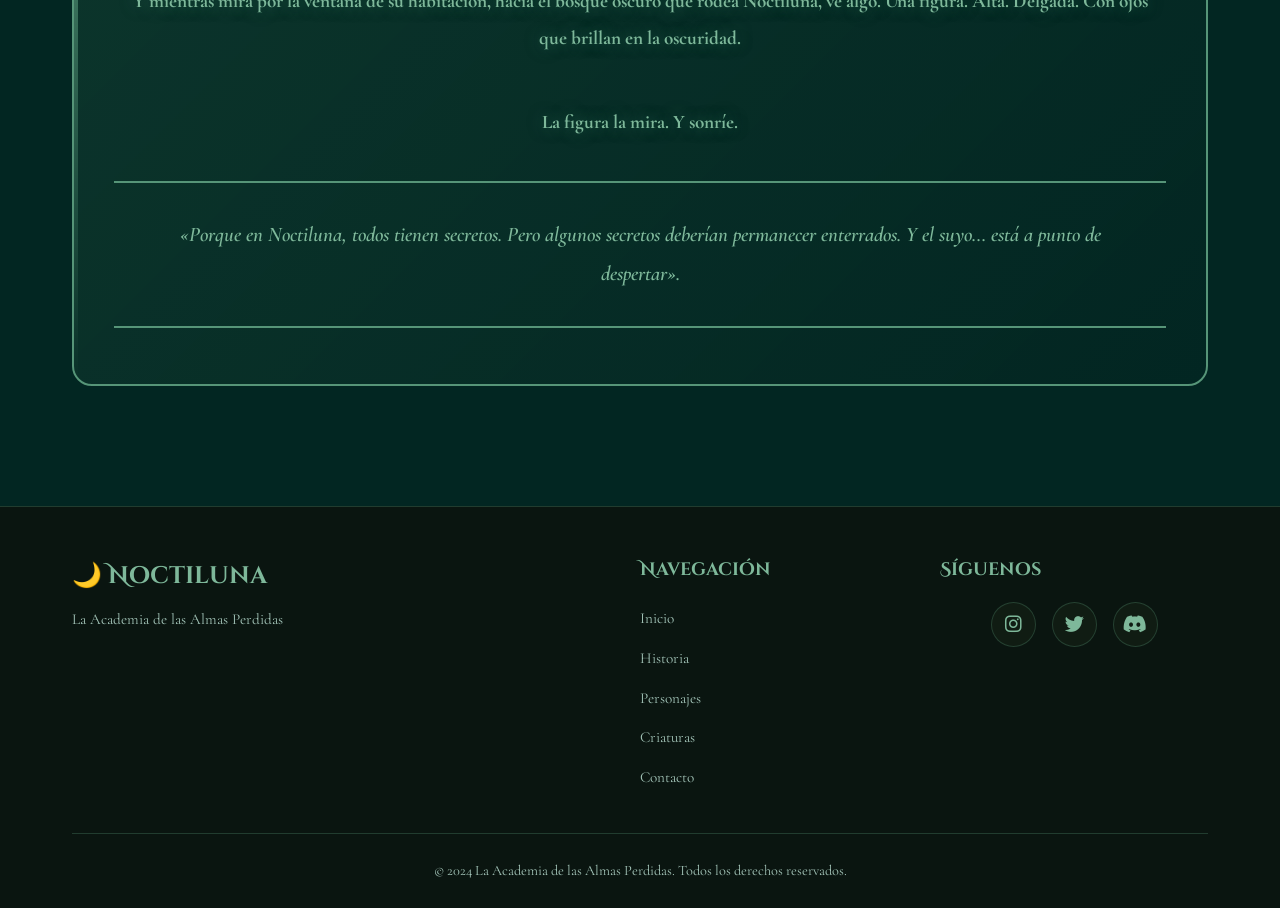
<file: historia.html>
<!DOCTYPE html>
<html lang="es">
<head>
    <meta charset="UTF-8">
    <meta name="viewport" content="width=device-width, initial-scale=1.0">
    <meta name="description" content="Descubre la historia completa de La Academia de las Almas Perdidas. Prólogo y todos los capítulos de esta historia de magia y misterio.">
    <title>Historia | La Academia de las Almas Perdidas</title>
    
    <link rel="preconnect" href="https://fonts.googleapis.com">
    <link rel="preconnect" href="https://fonts.gstatic.com" crossorigin>
    <link href="https://fonts.googleapis.com/css2?family=Cinzel+Decorative:wght@400;700;900&family=Cormorant+Garamond:ital,wght@0,300;0,400;0,600;1,400&display=swap" rel="stylesheet">
    <link rel="stylesheet" href="https://cdnjs.cloudflare.com/ajax/libs/font-awesome/6.4.0/css/all.min.css">
    <link rel="icon" type="image/svg+xml" href="data:image/svg+xml,<svg xmlns='http://www.w3.org/2000/svg' viewBox='0 0 100 100'><text y='.9em' font-size='90'>☀️</text></svg>">
    <link rel="stylesheet" href="css/styles.css">
</head>
<body>
    <header class="header">
        <nav class="navbar">
            <a href="index.html" class="logo">
                <span class="logo-icon">🌙</span>
                <span class="logo-text">Noctiluna</span>
            </a>
            <button class="nav-toggle" id="navToggle" aria-label="Abrir menú">
                <i class="fas fa-bars"></i>
            </button>
            <ul class="nav-menu" id="navMenu">
                <li><a href="index.html" class="nav-link">Inicio</a></li>
                <li><a href="historia.html" class="nav-link active">Historia</a></li>
                <li><a href="personajes.html" class="nav-link">Personajes</a></li>
                <li><a href="criaturas.html" class="nav-link">Criaturas</a></li>
                <li><a href="contacto.html" class="nav-link">Contacto</a></li>
                <li>
                    <button class="theme-toggle" id="themeToggle" aria-label="Modo oscuro">
                        <i class="fas fa-moon"></i>
                    </button>
                </li>
            </ul>
        </nav>
    </header>

    <section class="page-hero">
        <div class="container">
            <h1 class="page-title">La Historia</h1>
            <p class="page-subtitle">Lo que despierta bajo la piedra</p>
        </div>
    </section>

    <section class="historia-section section">
        <div class="container">
            <!-- Prólogo -->
            <article class="chapter-card">
                <div class="chapter-header">
                    <span class="chapter-number">✦</span>
                    <h2>Prólogo: Lo que Despierta Bajo la Piedra</h2>
                </div>
                <div class="chapter-content">
                    <p>Hay lugares en el mundo donde la magia no fluye: <em>se arrastra</em>.</p>
                    <p>La Academia Noctiluna es uno de ellos.</p>
                    <p>No aparece en ningún mapa ordinario. No se llega por caminos comunes. Sus enormes puertas de hierro negro —forjadas con runas que cambian de forma cuando nadie las observa— se alzan entre montañas que parecen respirar, bosques donde los árboles susurran nombres que nadie debería recordar, y territorios tan antiguos que incluso los elfos evitan mencionarlos en voz alta.</p>
                    <p>Durante siglos, Noctiluna ha sido un refugio para jóvenes con habilidades mágicas excepcionales. Un lugar donde aprenden pociones, encantamientos, defensa contra criaturas oscuras, magia ancestral y comunicación con seres sobrenaturales. Un lugar donde cada estudiante, al cumplir los rituales de vinculación, recibe una criatura mágica como compañera eterna.</p>
                    <p class="highlight-text">Pero hay algo que los folletos de bienvenida nunca mencionan. Hay algo que los profesores susurran entre ellos cuando creen que nadie escucha. Hay algo que despertó hace seis meses bajo los cimientos del castillo.</p>
                    <p class="dramatic-text">Y tiene hambre.</p>
                </div>
            </article>

            <!-- Los Cuatro Pilares -->
            <article class="chapter-card">
                <div class="chapter-header">
                    <span class="chapter-number">✦</span>
                    <h2>El Sistema de Energía: Los Cuatro Pilares</h2>
                </div>
                <div class="chapter-content">
                    <p>Antes de adentrarnos en la historia, es necesario comprender cómo funciona la magia en este mundo. No todos los estudiantes poseen los mismos dones, y aquellos que dominan más de un pilar son considerados excepcionales... o peligrosos.</p>
                    
                    <div class="pilar-detail">
                        <h3>El Aura</h3>
                        <p>Es la energía vital utilizada para fortalecer el cuerpo y manifestar técnicas externas. Quienes la dominan pueden crear escudos, proyectar golpes capaces de partir roca, o envolver sus cuerpos en una luz dorada. Cuando una mascota mágica es separada de su dueño por la fuerza, el Aura del estudiante comienza a deshilacharse.</p>
                    </div>
                    
                    <div class="pilar-detail">
                        <h3>El Maná</h3>
                        <p>Es la energía mágica utilizada para hechizos y encantamientos. Fluye desde el núcleo mágico de cada ser. Los magos más poderosos pueden alterar la realidad misma, pero pagar el precio equivocado puede consumir el alma.</p>
                    </div>
                    
                    <div class="pilar-detail">
                        <h3>El A</h3>
                        <p>Es la energía vital utilizada para fortalecer el cuerpo internamente. Fortalece órganos, músculos y reflejos. Es la energía de la supervivencia. Los estudiantes cuyas mascotas han regresado vacías muestran niveles de A tan bajos que los sanadores no comprenden cómo siguen vivos.</p>
                    </div>
                    
                    <div class="pilar-detail">
                        <h3>El Prana</h3>
                        <p>Es la energía espiritual utilizada para promover el equilibrio, la protección y la regeneración. Cuando el Prana de un vínculo mágico se rompe, no hay forma de restaurarlo. Las criaturas que regresan vacías ya no reconocen a sus dueños.</p>
                    </div>
                </div>
            </article>

            <!-- Parte I -->
            <div class="part-divider">
                <h2>PARTE I: LA LLEGADA</h2>
            </div>

            <article class="chapter-card">
                <div class="chapter-header">
                    <span class="chapter-number">1</span>
                    <h2>El Tren de Medianoche</h2>
                </div>
                <div class="chapter-content">
                    <p>El tren que lleva a los estudiantes a Noctiluna no aparece en los horarios oficiales. Solo se detiene en una estación que no existe en los mapas, a las 3:33 de la madrugada, y solo aquellos con habilidades mágicas pueden verlo.</p>
                    <p>Nuestra protagonista sube al vagón con una mezcla de emoción y terror. El tren huele a madera antigua, a hierro y a algo más... algo dulce que no logra identificar.</p>
                    <p>En el vagón la esperan otros estudiantes. <strong>Lysandra Vanth</strong> es una chica de sonrisa demasiado perfecta. <strong>Kael Dravenwood</strong> es un chico alto, de ojos grises, que no habla con nadie. <strong>Mirella Thorne</strong> es una chica nerviosa que confiesa que su hermana mayor desapareció en Noctiluna hace tres años. <strong>Dorian Ashford</strong> es un chico arrogante que presume de pertenecer a una familia de magos legendarios.</p>
                    <p class="mystery-text">Y en el asiento del fondo, siempre en las sombras, hay alguien más. Alguien que no se mueve. Alguien que no parece respirar.</p>
                </div>
            </article>

            <article class="chapter-card">
                <div class="chapter-header">
                    <span class="chapter-number">2</span>
                    <h2>La Academia Noctiluna</h2>
                </div>
                <div class="chapter-content">
                    <p>El castillo aparece de repente entre la niebla, como si hubiera estado esperando. Es enorme. Sus torres se pierden en nubes que no se mueven. Sus ventanas brillan con luz pálida, como ojos que observan.</p>
                    <p>En la entrada, los recibe el <strong>Director Aldric Vane</strong>, un hombre alto, delgado, de cabello blanco y ojos de un azul tan pálido que parecen casi transparentes. Sonríe, pero su sonrisa no llega a sus ojos.</p>
                    <p>Les da la bienvenida y les advierte que hay reglas que no deben romperse: No deben salir de sus habitaciones después del toque de queda. No deben visitar el ala este del castillo. Y por encima de todo, ningún estudiante debe dejar sola a su mascota mágica. Bajo ninguna circunstancia.</p>
                </div>
            </article>

            <article class="chapter-card">
                <div class="chapter-header">
                    <span class="chapter-number">3</span>
                    <h2>La Ceremonia de Vinculación</h2>
                </div>
                <div class="chapter-content">
                    <p>La ceremonia se celebra en el Gran Salón de los Vínculos. Uno por uno, los estudiantes son llamados al centro. Allí, frente a un espejo negro que refleja no lo que eres, sino lo que podrías llegar a ser, reciben a su criatura mágica.</p>
                    <p>A Lysandra le entrega un fénix de plumas plateadas. A Kael le entrega un lobo de sombras. A Mirella le entrega un gato negro de ojos verdes. A Dorian le entrega un grifo orgulloso.</p>
                    <p class="highlight-text">Y entonces llega el turno de nuestra protagonista. El espejo negro la observa. Durante un momento eterno, no refleja nada. Luego, algo se mueve en su interior.</p>
                    <p>Una criatura emerge del espejo. Tiene el tamaño de un gato, pero su cuerpo parece hecho de humo sólido y luz. Sus ojos son dos lunas pequeñas. Y cuando la mira, ella siente que algo dentro de su pecho se despierta.</p>
                </div>
            </article>

            <article class="chapter-card">
                <div class="chapter-header">
                    <span class="chapter-number">5</span>
                    <h2>La Primera Desaparición</h2>
                </div>
                <div class="chapter-content">
                    <p>Ocurre una semana después de la llegada. Lysandra no aparece en el desayuno.</p>
                    <p>Los profesores organizan una búsqueda. Registran el castillo de arriba abajo. Hasta que, en el ala este —la que está clausurada—, encuentran algo. Una pluma de fénix. Plateada. Apagada. Y en la pared, marcas negras que parecen garras.</p>
                    <p class="mystery-text">Esa noche, cuando regresa a su habitación, nuestra protagonista encuentra algo en su almohada. Un trozo de papel arrugado con una sola frase: "No confíes en los espejos. No te dicen la verdad".</p>
                </div>
            </article>

            <!-- Continuación -->
            <div class="part-divider">
                <h2>PARTE II: EL MISTERIO SE ESPESA</h2>
            </div>

            <article class="chapter-card">
                <div class="chapter-header">
                    <span class="chapter-number">7</span>
                    <h2>Los Secretos de la Biblioteca</h2>
                </div>
                <div class="chapter-content">
                    <p>Nuestra protagonista y sus amigos comienzan a investigar. La biblioteca de Noctiluna es enorme, laberíntica, y está llena de libros que parecen observarlos cuando pasan.</p>
                    <p>Encuentran un libro llamado "Crónicas de la Academia Noctiluna: Tomo I". Las primeras páginas hablan de la fundación de la academia, hace más de quinientos años. Pero a medida que avanzan, encuentran páginas arrancadas. Capítulos enteros borrados. Nombres tachados.</p>
                    <p class="highlight-text">Y en el margen de una página, escrito con tinta roja que parece sangre seca, hay una nota: "El Devorador de Luz no duerme. Solo espera".</p>
                </div>
            </article>

            <article class="chapter-card">
                <div class="chapter-header">
                    <span class="chapter-number">13</span>
                    <h2>La Confesión de Crowe</h2>
                </div>
                <div class="chapter-content">
                    <p>El profesor Malachai Crowe lleva a nuestra protagonista a su despacho. Cierra la puerta. Y entonces, habla.</p>
                    <p>Hace veinte años, él era un estudiante en Noctiluna. Un grupo de estudiantes encontraron un libro antiguo en la biblioteca. Hablaba de un ritual que podía potenciar el vínculo con sus criaturas. Lo hicieron. Pero el ritual no era lo que decía el libro. Era una trampa. Una forma de liberar a algo que había estado encerrado bajo la academia durante siglos.</p>
                    <p class="dramatic-text">El Devorador de Luz.</p>
                    <p>Crowe revela que la criatura de nuestra protagonista no es una criatura común. Es un fragmento del Devorador. Una parte de él que se separó hace siglos y que eligió no ser malvada. Su criatura es la única cosa que puede detenerlo... o liberarlo por completo.</p>
                </div>
            </article>

            <!-- Parte Final -->
            <div class="part-divider">
                <h2>PARTE IV: LA CAZA</h2>
            </div>

            <article class="chapter-card final-chapter">
                <div class="chapter-header">
                    <span class="chapter-number">17</span>
                    <h2>La Elección</h2>
                </div>
                <div class="chapter-content">
                    <p>El Devorador les dice que pueden darle lo que necesita. Pueden darle a ella —señala a nuestra protagonista—. Su criatura es un fragmento de él. Si se la devuelven, recuperará su poder. Y todos los estudiantes recuperarán a sus mascotas.</p>
                    <p>Nuestra protagonista no sabe qué hacer. Si entrega a su criatura, salvará a todos los estudiantes. Pero ella morirá.</p>
                    <p>Y entonces, su criatura habla. Dice que hay otra forma. Puede fusionarse con él. Puede convertirse en parte de él y controlarlo.</p>
                    <p class="highlight-text">La luz es cegadora. Cuando abre los ojos, el Devorador ya no está. En su lugar, hay una criatura. Más pequeña. Más brillante. Con ojos que parecen dos lunas pequeñas.</p>
                </div>
            </article>

            <!-- Epílogo -->
            <div class="part-divider">
                <h2>EPÍLOGO: LO QUE ESPERA</h2>
            </div>

            <article class="chapter-card epilogue">
                <div class="chapter-content">
                    <p>La Academia Noctiluna sigue en pie. Los estudiantes siguen asistiendo a clase. Los profesores siguen enseñando. Las criaturas siguen acompañando a sus dueños.</p>
                    <p>Pero algo ha cambiado. Las noches son más largas. Las sombras son más oscuras. Y los susurros en los pasillos son más fuertes.</p>
                    <p>Nuestra protagonista sabe que esto no ha terminado. Sabe que el Devorador era solo el principio. Sabe que hay algo peor esperando bajo la academia.</p>
                    <p class="dramatic-text">Y mientras mira por la ventana de su habitación, hacia el bosque oscuro que rodea Noctiluna, ve algo. Una figura. Alta. Delgada. Con ojos que brillan en la oscuridad.</p>
                    <p class="dramatic-text">La figura la mira. Y sonríe.</p>
                    <p class="final-quote">«Porque en Noctiluna, todos tienen secretos. Pero algunos secretos deberían permanecer enterrados. Y el suyo... está a punto de despertar».</p>
                </div>
            </article>
        </div>
    </section>

    <footer class="footer">
        <div class="container">
            <div class="footer-grid">
                <div class="footer-col">
                    <h3 class="footer-logo">🌙 Noctiluna</h3>
                    <p>La Academia de las Almas Perdidas</p>
                </div>
                <div class="footer-col">
                    <h4>Navegación</h4>
                    <ul>
                        <li><a href="index.html">Inicio</a></li>
                        <li><a href="historia.html">Historia</a></li>
                        <li><a href="personajes.html">Personajes</a></li>
                        <li><a href="criaturas.html">Criaturas</a></li>
                        <li><a href="contacto.html">Contacto</a></li>
                    </ul>
                </div>
                <div class="footer-col">
                    <h4>Síguenos</h4>
                    <div class="social-links">
                        <a href="#"><i class="fab fa-instagram"></i></a>
                        <a href="#"><i class="fab fa-twitter"></i></a>
                        <a href="#"><i class="fab fa-discord"></i></a>
                    </div>
                </div>
            </div>
            <div class="footer-bottom">
                <p>&copy; 2024 La Academia de las Almas Perdidas. Todos los derechos reservados.</p>
            </div>
        </div>
    </footer>

    <script src="js/main.js"></script>
</body>
</html>
</file>
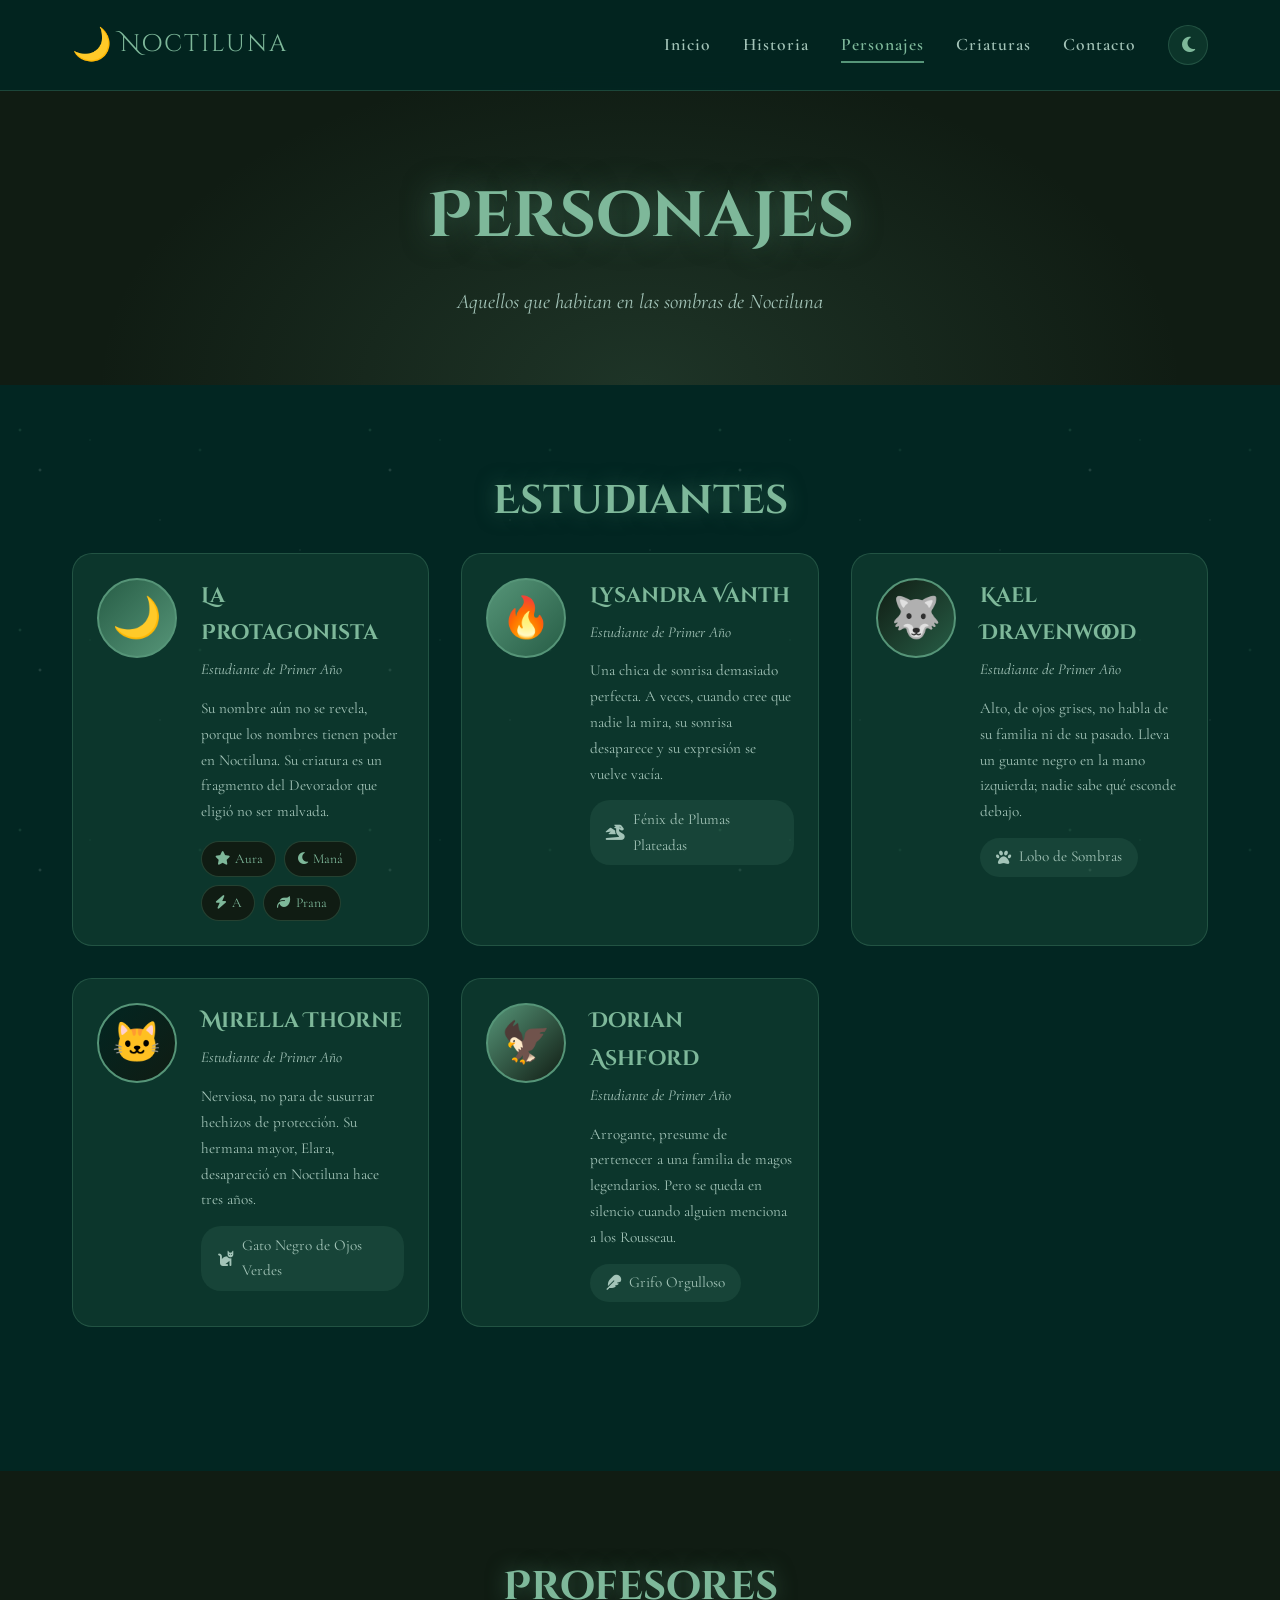
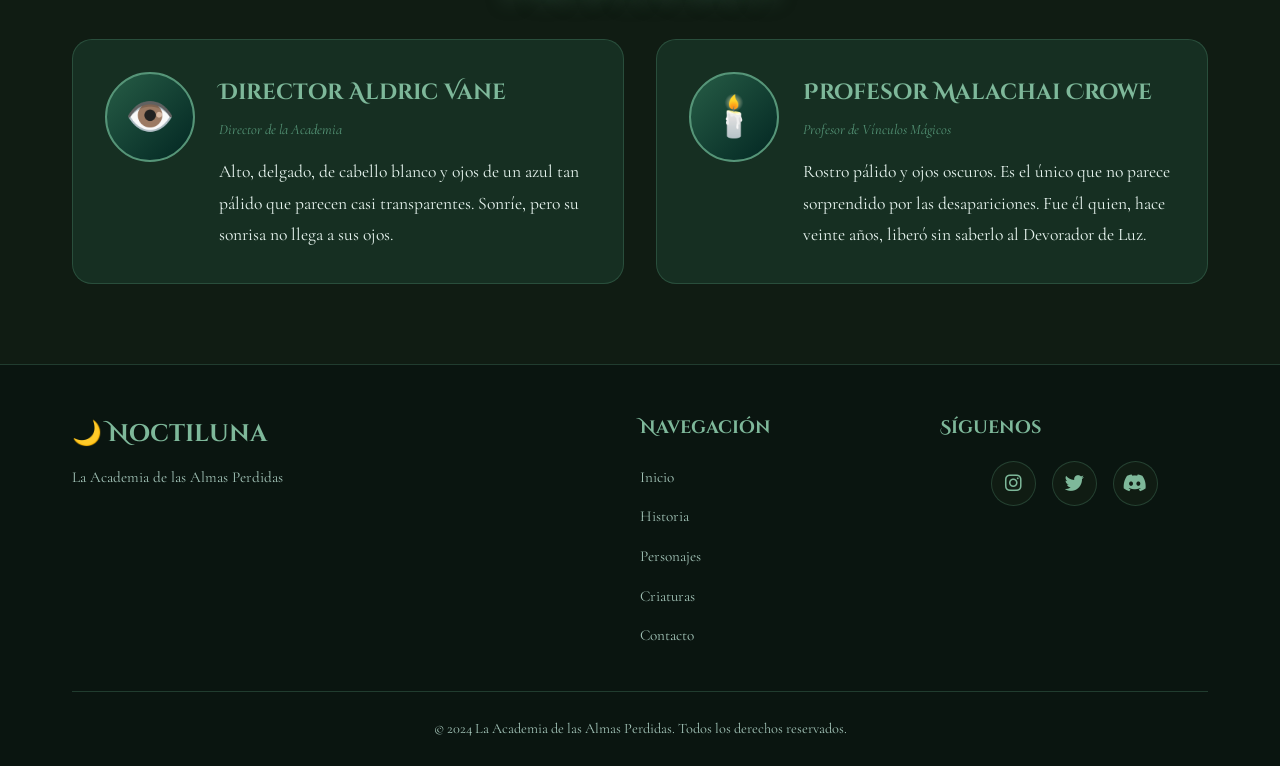
<file: personajes.html>
<!DOCTYPE html>
<html lang="es">
<head>
    <meta charset="UTF-8">
    <meta name="viewport" content="width=device-width, initial-scale=1.0">
    <meta name="description" content="Conoce a los personajes de La Academia de las Almas Perdidas: estudiantes, profesores y sus criaturas mágicas.">
    <title>Personajes | La Academia de las Almas Perdidas</title>
    
    <link rel="preconnect" href="https://fonts.googleapis.com">
    <link rel="preconnect" href="https://fonts.gstatic.com" crossorigin>
    <link href="https://fonts.googleapis.com/css2?family=Cinzel+Decorative:wght@400;700;900&family=Cormorant+Garamond:ital,wght@0,300;0,400;0,600;1,400&display=swap" rel="stylesheet">
    <link rel="stylesheet" href="https://cdnjs.cloudflare.com/ajax/libs/font-awesome/6.4.0/css/all.min.css">
    <link rel="icon" type="image/svg+xml" href="data:image/svg+xml,<svg xmlns='http://www.w3.org/2000/svg' viewBox='0 0 100 100'><text y='.9em' font-size='90'>☀️</text></svg>">
    <link rel="stylesheet" href="css/styles.css">
</head>
<body>
    <header class="header">
        <nav class="navbar">
            <a href="index.html" class="logo">
                <span class="logo-icon">🌙</span>
                <span class="logo-text">Noctiluna</span>
            </a>
            <button class="nav-toggle" id="navToggle" aria-label="Abrir menú">
                <i class="fas fa-bars"></i>
            </button>
            <ul class="nav-menu" id="navMenu">
                <li><a href="index.html" class="nav-link">Inicio</a></li>
                <li><a href="historia.html" class="nav-link">Historia</a></li>
                <li><a href="personajes.html" class="nav-link active">Personajes</a></li>
                <li><a href="criaturas.html" class="nav-link">Criaturas</a></li>
                <li><a href="contacto.html" class="nav-link">Contacto</a></li>
                <li>
                    <button class="theme-toggle" id="themeToggle" aria-label="Modo oscuro">
                        <i class="fas fa-moon"></i>
                    </button>
                </li>
            </ul>
        </nav>
    </header>

    <section class="page-hero">
        <div class="container">
            <h1 class="page-title">Personajes</h1>
            <p class="page-subtitle">Aquellos que habitan en las sombras de Noctiluna</p>
        </div>
    </section>

    <!-- Estudiantes -->
    <section class="section">
        <div class="container">
            <h2 class="section-title">Estudiantes</h2>
            
            <div class="personajes-grid">
                <article class="personaje-card">
                    <div class="personaje-avatar" style="background: linear-gradient(135deg, #275d46, #569578);">
                        <span>🌙</span>
                    </div>
                    <div class="personaje-info">
                        <h3>La Protagonista</h3>
                        <p class="personaje-role">Estudiante de Primer Año</p>
                        <p>Su nombre aún no se revela, porque los nombres tienen poder en Noctiluna. Su criatura es un fragmento del Devorador que eligió no ser malvada.</p>
                        <div class="personaje-stats">
                            <span class="stat"><i class="fas fa-star"></i> Aura</span>
                            <span class="stat"><i class="fas fa-moon"></i> Maná</span>
                            <span class="stat"><i class="fas fa-bolt"></i> A</span>
                            <span class="stat"><i class="fas fa-leaf"></i> Prana</span>
                        </div>
                    </div>
                </article>

                <article class="personaje-card">
                    <div class="personaje-avatar" style="background: linear-gradient(135deg, #569578, #275d46);">
                        <span>🔥</span>
                    </div>
                    <div class="personaje-info">
                        <h3>Lysandra Vanth</h3>
                        <p class="personaje-role">Estudiante de Primer Año</p>
                        <p>Una chica de sonrisa demasiado perfecta. A veces, cuando cree que nadie la mira, su sonrisa desaparece y su expresión se vuelve vacía.</p>
                        <p class="criatura-tag"><i class="fas fa-dragon"></i> Fénix de Plumas Plateadas</p>
                    </div>
                </article>

                <article class="personaje-card">
                    <div class="personaje-avatar" style="background: linear-gradient(135deg, #101c13, #275d46);">
                        <span>🐺</span>
                    </div>
                    <div class="personaje-info">
                        <h3>Kael Dravenwood</h3>
                        <p class="personaje-role">Estudiante de Primer Año</p>
                        <p>Alto, de ojos grises, no habla de su familia ni de su pasado. Lleva un guante negro en la mano izquierda; nadie sabe qué esconde debajo.</p>
                        <p class="criatura-tag"><i class="fas fa-paw"></i> Lobo de Sombras</p>
                    </div>
                </article>

                <article class="personaje-card">
                    <div class="personaje-avatar" style="background: linear-gradient(135deg, #022622, #101c13);">
                        <span>🐱</span>
                    </div>
                    <div class="personaje-info">
                        <h3>Mirella Thorne</h3>
                        <p class="personaje-role">Estudiante de Primer Año</p>
                        <p>Nerviosa, no para de susurrar hechizos de protección. Su hermana mayor, Elara, desapareció en Noctiluna hace tres años.</p>
                        <p class="criatura-tag"><i class="fas fa-cat"></i> Gato Negro de Ojos Verdes</p>
                    </div>
                </article>

                <article class="personaje-card">
                    <div class="personaje-avatar" style="background: linear-gradient(135deg, #569578, #101c13);">
                        <span>🦅</span>
                    </div>
                    <div class="personaje-info">
                        <h3>Dorian Ashford</h3>
                        <p class="personaje-role">Estudiante de Primer Año</p>
                        <p>Arrogante, presume de pertenecer a una familia de magos legendarios. Pero se queda en silencio cuando alguien menciona a los Rousseau.</p>
                        <p class="criatura-tag"><i class="fas fa-feather"></i> Grifo Orgulloso</p>
                    </div>
                </article>
            </div>
        </div>
    </section>

    <!-- Profesores -->
    <section class="section profesores-section">
        <div class="container">
            <h2 class="section-title">Profesores</h2>
            
            <div class="profesores-grid">
                <article class="profesor-card">
                    <div class="profesor-avatar">
                        <span>👁️</span>
                    </div>
                    <div class="profesor-info">
                        <h3>Director Aldric Vane</h3>
                        <p class="personaje-role">Director de la Academia</p>
                        <p>Alto, delgado, de cabello blanco y ojos de un azul tan pálido que parecen casi transparentes. Sonríe, pero su sonrisa no llega a sus ojos.</p>
                    </div>
                </article>

                <article class="profesor-card">
                    <div class="profesor-avatar">
                        <span>🕯️</span>
                    </div>
                    <div class="profesor-info">
                        <h3>Profesor Malachai Crowe</h3>
                        <p class="personaje-role">Profesor de Vínculos Mágicos</p>
                        <p>Rostro pálido y ojos oscuros. Es el único que no parece sorprendido por las desapariciones. Fue él quien, hace veinte años, liberó sin saberlo al Devorador de Luz.</p>
                    </div>
                </article>
            </div>
        </div>
    </section>

    <footer class="footer">
        <div class="container">
            <div class="footer-grid">
                <div class="footer-col">
                    <h3 class="footer-logo">🌙 Noctiluna</h3>
                    <p>La Academia de las Almas Perdidas</p>
                </div>
                <div class="footer-col">
                    <h4>Navegación</h4>
                    <ul>
                        <li><a href="index.html">Inicio</a></li>
                        <li><a href="historia.html">Historia</a></li>
                        <li><a href="personajes.html">Personajes</a></li>
                        <li><a href="criaturas.html">Criaturas</a></li>
                        <li><a href="contacto.html">Contacto</a></li>
                    </ul>
                </div>
                <div class="footer-col">
                    <h4>Síguenos</h4>
                    <div class="social-links">
                        <a href="#"><i class="fab fa-instagram"></i></a>
                        <a href="#"><i class="fab fa-twitter"></i></a>
                        <a href="#"><i class="fab fa-discord"></i></a>
                    </div>
                </div>
            </div>
            <div class="footer-bottom">
                <p>&copy; 2024 La Academia de las Almas Perdidas. Todos los derechos reservados.</p>
            </div>
        </div>
    </footer>

    <script src="js/main.js"></script>
</body>
</html>
</file>
<file: css/styles.css>
/* ============================================
   VARIABLES CSS
   ============================================ */
:root {
    /* Paleta de colores */
    --verde-oscuro: #022622;
    --verde-medio: #275d46;
    --verde-claro: #569578;
    --verde-negro: #101c13;

    /* Colores funcionales */
    --bg-primary: #022622;
    --bg-secondary: #101c13;
    --bg-card: rgba(39, 93, 70, 0.3);
    --text-primary: #e8f5f0;
    --text-secondary: #a3c4b8;
    --accent: #569578;
    --accent-light: #7eb89a;
    --border-color: rgba(86, 149, 120, 0.3);

    /* Tipografía */
    --font-display: 'Cinzel Decorative', serif;
    --font-body: 'Cormorant Garamond', serif;

    /* Espaciado */
    --section-padding: 5rem 0;
    --container-width: 1200px;

    /* Transiciones */
    --transition: all 0.3s ease;

    /* Sombras */
    --shadow-glow: 0 0 30px rgba(86, 149, 120, 0.3);
    --shadow-card: 0 10px 30px rgba(0, 0, 0, 0.5);
}

/* Modo claro */
.light-mode {
    --bg-primary: #e8f5f0;
    --bg-secondary: #d4e8df;
    --bg-card: rgba(39, 93, 70, 0.1);
    --text-primary: #022622;
    --text-secondary: #275d46;
    --border-color: rgba(39, 93, 70, 0.2);
    --shadow-glow: 0 0 30px rgba(86, 149, 120, 0.2);
    --shadow-card: 0 10px 30px rgba(2, 38, 34, 0.15);
}

/* ============================================
   RESET Y BASE
   ============================================ */
*,
*::before,
*::after {
    margin: 0;
    padding: 0;
    box-sizing: border-box;
}

html {
    scroll-behavior: smooth;
}

body {
    font-family: var(--font-body);
    background-color: var(--bg-primary);
    color: var(--text-primary);
    line-height: 1.8;
    font-size: 1.1rem;
    overflow-x: hidden;
    transition: background-color 0.5s ease, color 0.5s ease;
}

/* Fondo animado de estrellas/partículas */
body::before {
    content: '';
    position: fixed;
    top: 0;
    left: 0;
    width: 100%;
    height: 100%;
    background-image:
        radial-gradient(2px 2px at 20px 30px, rgba(86, 149, 120, 0.6), transparent),
        radial-gradient(2px 2px at 40px 70px, rgba(232, 245, 240, 0.4), transparent),
        radial-gradient(1px 1px at 90px 40px, rgba(86, 149, 120, 0.5), transparent),
        radial-gradient(1px 1px at 160px 120px, rgba(232, 245, 240, 0.3), transparent),
        radial-gradient(2px 2px at 200px 50px, rgba(86, 149, 120, 0.4), transparent),
        radial-gradient(1px 1px at 300px 150px, rgba(232, 245, 240, 0.3), transparent);
    background-repeat: repeat;
    background-size: 350px 200px;
    pointer-events: none;
    z-index: 0;
    opacity: 0.5;
    animation: twinkle 8s ease-in-out infinite alternate;
}

@keyframes twinkle {
    0% {
        opacity: 0.3;
    }

    100% {
        opacity: 0.6;
    }
}

/* ============================================
   UTILIDADES
   ============================================ */
.container {
    max-width: var(--container-width);
    margin: 0 auto;
    padding: 0 2rem;
    position: relative;
    z-index: 1;
}

.section {
    padding: var(--section-padding);
    position: relative;
    z-index: 1;
}

.section-title {
    font-family: var(--font-display);
    font-size: 2.5rem;
    text-align: center;
    margin-bottom: 1rem;
    color: var(--accent-light);
    text-shadow: 0 0 20px rgba(86, 149, 120, 0.5);
}

.section-subtitle {
    text-align: center;
    color: var(--text-secondary);
    font-size: 1.3rem;
    margin-bottom: 3rem;
    font-style: italic;
}

.section-title-left {
    font-family: var(--font-display);
    font-size: 2.2rem;
    margin-bottom: 1.5rem;
    color: var(--accent-light);
}

/* Botones */
.btn {
    display: inline-flex;
    align-items: center;
    gap: 0.5rem;
    padding: 1rem 2rem;
    font-family: var(--font-body);
    font-size: 1.1rem;
    font-weight: 600;
    text-decoration: none;
    border-radius: 50px;
    transition: var(--transition);
    cursor: pointer;
    border: 2px solid transparent;
}

.btn-primary {
    background: linear-gradient(135deg, var(--verde-medio), var(--verde-claro));
    color: #fff;
    box-shadow: 0 5px 20px rgba(86, 149, 120, 0.4);
}

.btn-primary:hover {
    transform: translateY(-3px);
    box-shadow: 0 10px 30px rgba(86, 149, 120, 0.6);
}

.btn-secondary {
    background: transparent;
    color: var(--accent-light);
    border-color: var(--accent);
}

.btn-secondary:hover {
    background: var(--bg-card);
    transform: translateY(-3px);
}

.btn-large {
    padding: 1.2rem 3rem;
    font-size: 1.2rem;
}

.btn-full {
    width: 100%;
    justify-content: center;
}

/* ============================================
   HEADER Y NAVEGACIÓN
   ============================================ */
.header {
    position: fixed;
    top: 0;
    left: 0;
    width: 100%;
    z-index: 1000;
    background: rgba(2, 38, 34, 0.9);
    backdrop-filter: blur(15px);
    border-bottom: 1px solid var(--border-color);
    transition: var(--transition);
}

.light-mode .header {
    background: rgba(232, 245, 240, 0.9);
}

.navbar {
    max-width: var(--container-width);
    margin: 0 auto;
    padding: 1rem 2rem;
    display: flex;
    justify-content: space-between;
    align-items: center;
}

.logo {
    display: flex;
    align-items: center;
    gap: 0.5rem;
    text-decoration: none;
    color: var(--text-primary);
}

.logo-icon {
    font-size: 2rem;
    animation: pulse 2s ease-in-out infinite;
}

@keyframes pulse {

    0%,
    100% {
        transform: scale(1);
    }

    50% {
        transform: scale(1.1);
    }
}

.logo-text {
    font-family: var(--font-display);
    font-size: 1.5rem;
    color: var(--accent-light);
    letter-spacing: 2px;
}

.nav-menu {
    display: flex;
    align-items: center;
    gap: 2rem;
    list-style: none;
}

.nav-link {
    text-decoration: none;
    color: var(--text-secondary);
    font-size: 1.1rem;
    font-weight: 600;
    letter-spacing: 1px;
    transition: var(--transition);
    position: relative;
    padding: 0.5rem 0;
}

.nav-link::after {
    content: '';
    position: absolute;
    bottom: 0;
    left: 0;
    width: 0;
    height: 2px;
    background: var(--accent);
    transition: var(--transition);
}

.nav-link:hover,
.nav-link.active {
    color: var(--accent-light);
}

.nav-link:hover::after,
.nav-link.active::after {
    width: 100%;
}

.nav-toggle {
    display: none;
    background: none;
    border: none;
    color: var(--text-primary);
    font-size: 1.5rem;
    cursor: pointer;
}

.theme-toggle {
    background: var(--bg-card);
    border: 1px solid var(--border-color);
    color: var(--accent-light);
    width: 40px;
    height: 40px;
    border-radius: 50%;
    cursor: pointer;
    font-size: 1.1rem;
    transition: var(--transition);
    display: flex;
    align-items: center;
    justify-content: center;
}

.theme-toggle:hover {
    background: var(--accent);
    color: #fff;
    transform: rotate(180deg);
}

/* ============================================
   HERO SECTION
   ============================================ */
.hero {
    min-height: 100vh;
    display: flex;
    flex-direction: column;
    justify-content: center;
    align-items: center;
    text-align: center;
    padding: 8rem 2rem 4rem;
    position: relative;
    background:
        radial-gradient(ellipse at 50% 0%, rgba(86, 149, 120, 0.15) 0%, transparent 60%),
        radial-gradient(ellipse at 80% 80%, rgba(39, 93, 70, 0.2) 0%, transparent 50%);
    overflow: hidden;
}

.hero-content {
    max-width: 900px;
    position: relative;
    z-index: 2;
}

.hero-title {
    font-family: var(--font-display);
    font-size: clamp(2.5rem, 6vw, 4.5rem);
    line-height: 1.2;
    margin-bottom: 1.5rem;
    display: flex;
    flex-direction: column;
    gap: 0.3rem;
}

.title-line {
    color: var(--text-primary);
    font-size: 0.5em;
    letter-spacing: 4px;
    text-transform: uppercase;
}

.title-highlight {
    color: var(--accent-light);
    text-shadow:
        0 0 20px rgba(86, 149, 120, 0.6),
        0 0 40px rgba(86, 149, 120, 0.3);
    animation: glow 3s ease-in-out infinite alternate;
}

@keyframes glow {
    from {
        text-shadow: 0 0 20px rgba(86, 149, 120, 0.6), 0 0 40px rgba(86, 149, 120, 0.3);
    }

    to {
        text-shadow: 0 0 30px rgba(86, 149, 120, 0.9), 0 0 60px rgba(86, 149, 120, 0.5);
    }
}

.hero-subtitle {
    font-size: 1.4rem;
    color: var(--text-secondary);
    margin-bottom: 1.5rem;
    letter-spacing: 2px;
}

.hero-quote {
    font-style: italic;
    color: var(--text-secondary);
    max-width: 700px;
    margin: 0 auto 2.5rem;
    padding: 1.5rem;
    border-left: 3px solid var(--accent);
    border-right: 3px solid var(--accent);
    background: var(--bg-card);
    border-radius: 10px;
    font-size: 1.15rem;
}

.hero-buttons {
    display: flex;
    gap: 1.5rem;
    justify-content: center;
    flex-wrap: wrap;
}

.hero-scroll {
    position: absolute;
    bottom: 2rem;
    left: 50%;
    transform: translateX(-50%);
    color: var(--accent);
    font-size: 1.5rem;
    animation: bounce 2s infinite;
}

@keyframes bounce {

    0%,
    100% {
        transform: translateX(-50%) translateY(0);
    }

    50% {
        transform: translateX(-50%) translateY(10px);
    }
}

/* ============================================
   PILARES
   ============================================ */
.pilares {
    background: linear-gradient(180deg, var(--bg-primary) 0%, var(--bg-secondary) 50%, var(--bg-primary) 100%);
}

.pilares-grid {
    display: grid;
    grid-template-columns: repeat(auto-fit, minmax(250px, 1fr));
    gap: 2rem;
}

.pilar-card {
    background: var(--bg-card);
    border: 1px solid var(--border-color);
    border-radius: 20px;
    padding: 2.5rem 2rem;
    text-align: center;
    transition: var(--transition);
    position: relative;
    overflow: hidden;
}

.pilar-card::before {
    content: '';
    position: absolute;
    top: 0;
    left: -100%;
    width: 100%;
    height: 100%;
    background: linear-gradient(90deg, transparent, rgba(86, 149, 120, 0.1), transparent);
    transition: left 0.5s ease;
}

.pilar-card:hover::before {
    left: 100%;
}

.pilar-card:hover {
    transform: translateY(-10px);
    border-color: var(--accent);
    box-shadow: var(--shadow-glow);
}

.pilar-icon {
    font-size: 3rem;
    margin-bottom: 1rem;
    display: block;
    transition: var(--transition);
}

.pilar-card:hover .pilar-icon {
    transform: scale(1.2) rotate(10deg);
}

.pilar-card h3 {
    font-family: var(--font-display);
    font-size: 1.6rem;
    color: var(--accent-light);
    margin-bottom: 1rem;
}

.pilar-card p {
    color: var(--text-secondary);
    font-size: 1rem;
    line-height: 1.7;
}

/* ============================================
   INTRO SECTION
   ============================================ */
.intro {
    background: var(--bg-secondary);
}

.intro-content {
    display: grid;
    grid-template-columns: 1fr 1fr;
    gap: 4rem;
    align-items: center;
}

.intro-text p {
    margin-bottom: 1.2rem;
    color: var(--text-secondary);
    font-size: 1.1rem;
}

.intro-text strong {
    color: var(--accent-light);
}

.warning-text {
    background: rgba(200, 100, 50, 0.15);
    border-left: 3px solid #c86432;
    padding: 1rem 1.5rem;
    border-radius: 10px;
    color: #e8a87c !important;
    margin-top: 1.5rem;
}

.light-mode .warning-text {
    background: rgba(200, 100, 50, 0.1);
}

/* Círculo mágico */
.intro-image {
    display: flex;
    justify-content: center;
    align-items: center;
}

.magic-circle {
    position: relative;
    width: 300px;
    height: 300px;
    display: flex;
    justify-content: center;
    align-items: center;
}

.circle-outer,
.circle-middle,
.circle-inner {
    position: absolute;
    border-radius: 50%;
    border: 2px solid var(--accent);
    animation: rotate 20s linear infinite;
}

.circle-outer {
    width: 300px;
    height: 300px;
    border-style: dashed;
    opacity: 0.4;
}

.circle-middle {
    width: 220px;
    height: 220px;
    border-style: dotted;
    animation-direction: reverse;
    animation-duration: 15s;
    opacity: 0.6;
}

.circle-inner {
    width: 140px;
    height: 140px;
    animation-duration: 10s;
    opacity: 0.8;
}

@keyframes rotate {
    from {
        transform: rotate(0deg);
    }

    to {
        transform: rotate(360deg);
    }
}

.magic-symbol {
    font-size: 4rem;
    color: var(--accent-light);
    text-shadow: 0 0 30px rgba(86, 149, 120, 0.8);
    animation: pulse 3s ease-in-out infinite;
}

/* ============================================
   MEDIA SECTION
   ============================================ */
.media-section {
    background: var(--bg-primary);
}

.media-grid {
    display: grid;
    grid-template-columns: repeat(auto-fit, minmax(350px, 1fr));
    gap: 2rem;
}

.media-card {
    background: var(--bg-card);
    border: 1px solid var(--border-color);
    border-radius: 20px;
    padding: 2rem;
    text-align: center;
    transition: var(--transition);
}

.media-card:hover {
    border-color: var(--accent);
    box-shadow: var(--shadow-glow);
}

.media-placeholder i {
    font-size: 3rem;
    color: var(--accent-light);
    margin-bottom: 1rem;
}

.media-placeholder p {
    color: var(--text-secondary);
    margin-bottom: 1rem;
    font-size: 1.1rem;
}

.media-placeholder video,
.media-placeholder audio {
    width: 100%;
    border-radius: 10px;
    margin-top: 1rem;
}

.media-placeholder video {
    max-height: 200px;
    background: var(--bg-secondary);
}

/* ============================================
   CTA SECTION
   ============================================ */
.cta-section {
    padding: 5rem 0;
    background:
        radial-gradient(ellipse at center, rgba(86, 149, 120, 0.15) 0%, transparent 70%),
        var(--bg-secondary);
    text-align: center;
}

.cta-section h2 {
    font-family: var(--font-display);
    font-size: 2.5rem;
    color: var(--accent-light);
    margin-bottom: 1rem;
}

.cta-section p {
    color: var(--text-secondary);
    font-size: 1.2rem;
    margin-bottom: 2rem;
    max-width: 700px;
    margin-left: auto;
    margin-right: auto;
}

/* ============================================
   PAGE HERO (para páginas internas)
   ============================================ */
.page-hero {
    padding: 10rem 0 4rem;
    text-align: center;
    background:
        radial-gradient(ellipse at 50% 100%, rgba(86, 149, 120, 0.2) 0%, transparent 60%),
        var(--bg-secondary);
    position: relative;
    z-index: 1;
}

.page-title {
    font-family: var(--font-display);
    font-size: clamp(2.5rem, 5vw, 4rem);
    color: var(--accent-light);
    text-shadow: 0 0 30px rgba(86, 149, 120, 0.5);
    margin-bottom: 0.5rem;
}

.page-subtitle {
    font-size: 1.3rem;
    color: var(--text-secondary);
    font-style: italic;
}

/* ============================================
   HISTORIA - CAPÍTULOS
   ============================================ */
.historia-section {
    background: var(--bg-primary);
}

.chapter-card {
    background: var(--bg-card);
    border: 1px solid var(--border-color);
    border-radius: 20px;
    padding: 2.5rem;
    margin-bottom: 2.5rem;
    transition: var(--transition);
    position: relative;
    overflow: hidden;
}

.chapter-card::before {
    content: '';
    position: absolute;
    top: 0;
    left: 0;
    width: 4px;
    height: 100%;
    background: linear-gradient(180deg, var(--accent), transparent);
}

.chapter-card:hover {
    border-color: var(--accent);
    box-shadow: var(--shadow-glow);
    transform: translateX(5px);
}

.chapter-header {
    display: flex;
    align-items: center;
    gap: 1.5rem;
    margin-bottom: 1.5rem;
}

.chapter-number {
    display: flex;
    align-items: center;
    justify-content: center;
    width: 50px;
    height: 50px;
    background: linear-gradient(135deg, var(--verde-medio), var(--verde-claro));
    color: #fff;
    font-family: var(--font-display);
    font-size: 1.3rem;
    font-weight: 700;
    border-radius: 50%;
    flex-shrink: 0;
    box-shadow: 0 0 20px rgba(86, 149, 120, 0.4);
}

.chapter-header h2 {
    font-family: var(--font-display);
    font-size: 1.6rem;
    color: var(--accent-light);
}

.chapter-content p {
    color: var(--text-secondary);
    margin-bottom: 1rem;
    font-size: 1.05rem;
    line-height: 1.9;
}

.chapter-content em {
    color: var(--accent-light);
    font-style: italic;
}

.chapter-content strong {
    color: var(--accent-light);
}

.highlight-text {
    background: rgba(86, 149, 120, 0.1);
    border-left: 3px solid var(--accent);
    padding: 1rem 1.5rem;
    border-radius: 10px;
    color: var(--accent-light) !important;
    font-weight: 600;
}

.dramatic-text {
    font-size: 1.2rem !important;
    color: var(--accent-light) !important;
    font-weight: 700;
    text-align: center;
    padding: 1rem;
    text-shadow: 0 0 15px rgba(86, 149, 120, 0.5);
}

.mystery-text {
    background: rgba(86, 149, 120, 0.08);
    border: 1px dashed var(--accent);
    padding: 1rem 1.5rem;
    border-radius: 10px;
    font-style: italic;
}

.part-divider {
    text-align: center;
    margin: 3rem 0;
    position: relative;
}

.part-divider::before,
.part-divider::after {
    content: '';
    position: absolute;
    top: 50%;
    width: 30%;
    height: 1px;
    background: linear-gradient(90deg, transparent, var(--accent));
}

.part-divider::before {
    left: 0;
}

.part-divider::after {
    right: 0;
    background: linear-gradient(90deg, var(--accent), transparent);
}

.part-divider h2 {
    font-family: var(--font-display);
    font-size: 1.8rem;
    color: var(--accent-light);
    display: inline-block;
    padding: 0 2rem;
    letter-spacing: 3px;
}

.pilar-detail {
    background: var(--bg-secondary);
    border-radius: 15px;
    padding: 1.5rem;
    margin: 1.5rem 0;
    border: 1px solid var(--border-color);
}

.pilar-detail h3 {
    font-family: var(--font-display);
    color: var(--accent-light);
    font-size: 1.3rem;
    margin-bottom: 0.8rem;
}

.final-chapter {
    border: 2px solid var(--accent);
    box-shadow: var(--shadow-glow);
}

.epilogue {
    background: linear-gradient(135deg, rgba(39, 93, 70, 0.3), rgba(2, 38, 34, 0.5));
    border: 2px solid var(--accent);
}

.final-quote {
    font-size: 1.3rem !important;
    font-style: italic;
    text-align: center;
    color: var(--accent-light) !important;
    font-weight: 600;
    padding: 2rem;
    border-top: 2px solid var(--accent);
    border-bottom: 2px solid var(--accent);
    margin-top: 1.5rem;
}

/* ============================================
   PERSONAJES
   ============================================ */
.personajes-grid {
    display: grid;
    grid-template-columns: repeat(auto-fit, minmax(350px, 1fr));
    gap: 2rem;
    margin-bottom: 4rem;
}

.personaje-card {
    display: flex;
    gap: 1.5rem;
    background: var(--bg-card);
    border: 1px solid var(--border-color);
    border-radius: 20px;
    padding: 1.5rem;
    transition: var(--transition);
}

.personaje-card:hover {
    transform: translateY(-5px);
    border-color: var(--accent);
    box-shadow: var(--shadow-glow);
}

.personaje-avatar {
    width: 80px;
    height: 80px;
    border-radius: 50%;
    display: flex;
    align-items: center;
    justify-content: center;
    font-size: 2.5rem;
    flex-shrink: 0;
    border: 2px solid var(--accent);
}

.personaje-info h3 {
    font-family: var(--font-display);
    font-size: 1.3rem;
    color: var(--accent-light);
    margin-bottom: 0.3rem;
}

.personaje-role {
    font-size: 0.9rem;
    color: var(--accent);
    font-style: italic;
    margin-bottom: 0.8rem;
}

.personaje-info p {
    color: var(--text-secondary);
    font-size: 0.95rem;
    line-height: 1.7;
}

.personaje-stats {
    display: flex;
    flex-wrap: wrap;
    gap: 0.5rem;
    margin-top: 1rem;
}

.stat {
    display: inline-flex;
    align-items: center;
    gap: 0.3rem;
    background: var(--bg-secondary);
    padding: 0.3rem 0.8rem;
    border-radius: 20px;
    font-size: 0.85rem;
    color: var(--accent-light);
    border: 1px solid var(--border-color);
}

.criatura-tag {
    display: inline-flex;
    align-items: center;
    gap: 0.5rem;
    margin-top: 0.8rem;
    background: rgba(86, 149, 120, 0.15);
    padding: 0.4rem 1rem;
    border-radius: 20px;
    font-size: 0.9rem;
    color: var(--accent-light);
}

.profesores-section {
    background: var(--bg-secondary);
}

.profesores-grid {
    display: grid;
    grid-template-columns: repeat(auto-fit, minmax(400px, 1fr));
    gap: 2rem;
}

.profesor-card {
    display: flex;
    gap: 1.5rem;
    background: var(--bg-card);
    border: 1px solid var(--border-color);
    border-radius: 20px;
    padding: 2rem;
    transition: var(--transition);
}

.profesor-card:hover {
    border-color: var(--accent);
    box-shadow: var(--shadow-glow);
}

.profesor-avatar {
    width: 90px;
    height: 90px;
    border-radius: 50%;
    display: flex;
    align-items: center;
    justify-content: center;
    font-size: 2.5rem;
    background: linear-gradient(135deg, var(--verde-medio), var(--verde-oscuro));
    flex-shrink: 0;
    border: 2px solid var(--accent);
}

.profesor-info h3 {
    font-family: var(--font-display);
    font-size: 1.4rem;
    color: var(--accent-light);
    margin-bottom: 0.3rem;
}

/* ============================================
   CRIATURAS
   ============================================ */
.section-intro {
    text-align: center;
    max-width: 900px;
    margin: 0 auto 3rem;
    color: var(--text-secondary);
    font-size: 1.15rem;
    font-style: italic;
    padding: 1.5rem;
    border-left: 3px solid var(--accent);
    border-right: 3px solid var(--accent);
    background: var(--bg-card);
    border-radius: 10px;
}

.criaturas-grid {
    display: grid;
    grid-template-columns: repeat(auto-fit, minmax(350px, 1fr));
    gap: 2rem;
}

.criatura-card {
    background: var(--bg-card);
    border: 1px solid var(--border-color);
    border-radius: 20px;
    padding: 2.5rem;
    transition: var(--transition);
    text-align: center;
    position: relative;
    overflow: hidden;
}

.criatura-card::after {
    content: '';
    position: absolute;
    top: -50%;
    left: -50%;
    width: 200%;
    height: 200%;
    background: radial-gradient(circle, rgba(86, 149, 120, 0.05) 0%, transparent 70%);
    opacity: 0;
    transition: var(--transition);
}

.criatura-card:hover::after {
    opacity: 1;
}

.criatura-card:hover {
    transform: translateY(-10px);
    border-color: var(--accent);
    box-shadow: var(--shadow-glow);
}

.criatura-card.special {
    border: 2px solid var(--accent);
    background: linear-gradient(135deg, rgba(39, 93, 70, 0.4), rgba(2, 38, 34, 0.6));
    box-shadow: var(--shadow-glow);
}

.criatura-icon {
    font-size: 4rem;
    margin-bottom: 1rem;
    display: block;
    animation: pulse 3s ease-in-out infinite;
}

.criatura-card h3 {
    font-family: var(--font-display);
    font-size: 1.5rem;
    color: var(--accent-light);
    margin-bottom: 0.5rem;
}

.criatura-dueno {
    color: var(--accent);
    font-style: italic;
    font-size: 0.95rem;
    margin-bottom: 1.2rem;
}

.criatura-card p {
    color: var(--text-secondary);
    font-size: 1rem;
    line-height: 1.8;
    text-align: left;
}

.criatura-stats {
    display: flex;
    justify-content: center;
    gap: 1.5rem;
    margin-top: 1.5rem;
    flex-wrap: wrap;
}

.criatura-stats span {
    display: inline-flex;
    align-items: center;
    gap: 0.5rem;
    background: var(--bg-secondary);
    padding: 0.5rem 1rem;
    border-radius: 20px;
    font-size: 0.9rem;
    color: var(--accent-light);
    border: 1px solid var(--border-color);
}

.devorador-section {
    background: var(--bg-secondary);
}

.devorador-card {
    max-width: 800px;
    margin: 0 auto;
    text-align: center;
    background: linear-gradient(135deg, rgba(16, 28, 19, 0.8), rgba(2, 38, 34, 0.9));
    border: 2px solid #8b0000;
    border-radius: 20px;
    padding: 3rem;
    box-shadow: 0 0 50px rgba(139, 0, 0, 0.3);
}

.devorador-icon {
    font-size: 4rem;
    margin-bottom: 1rem;
    animation: pulse 2s ease-in-out infinite;
}

.devorador-card h2 {
    font-family: var(--font-display);
    font-size: 2rem;
    color: #e8a87c;
    margin-bottom: 0.5rem;
}

.devorador-subtitle {
    color: #c86432;
    font-style: italic;
    margin-bottom: 1.5rem;
}

.devorador-card p {
    color: var(--text-secondary);
    margin-bottom: 1rem;
    font-size: 1.05rem;
}

/* ============================================
   CONTACTO
   ============================================ */
.contacto-section {
    background: var(--bg-primary);
}

.contacto-grid {
    display: grid;
    grid-template-columns: 1.2fr 1fr;
    gap: 3rem;
}

.formulario-container {
    background: var(--bg-card);
    border: 1px solid var(--border-color);
    border-radius: 20px;
    padding: 2.5rem;
}

.form-title {
    font-family: var(--font-display);
    font-size: 1.8rem;
    color: var(--accent-light);
    margin-bottom: 0.5rem;
    display: flex;
    align-items: center;
    gap: 0.5rem;
}

.form-subtitle {
    color: var(--text-secondary);
    font-style: italic;
    margin-bottom: 2rem;
    font-size: 1rem;
}

.form-group {
    margin-bottom: 1.5rem;
}

.form-group label {
    display: flex;
    align-items: center;
    gap: 0.5rem;
    color: var(--accent-light);
    font-weight: 600;
    margin-bottom: 0.5rem;
    font-size: 1rem;
}

.form-group input,
.form-group select,
.form-group textarea {
    width: 100%;
    padding: 0.9rem 1.2rem;
    background: var(--bg-secondary);
    border: 1px solid var(--border-color);
    border-radius: 10px;
    color: var(--text-primary);
    font-family: var(--font-body);
    font-size: 1rem;
    transition: var(--transition);
}

.form-group input:focus,
.form-group select:focus,
.form-group textarea:focus {
    outline: none;
    border-color: var(--accent);
    box-shadow: 0 0 15px rgba(86, 149, 120, 0.3);
}

.form-group input::placeholder,
.form-group textarea::placeholder {
    color: var(--text-secondary);
    opacity: 0.6;
}

.form-group select {
    cursor: pointer;
}

.checkbox-group label {
    display: flex;
    align-items: flex-start;
    gap: 0.8rem;
    font-weight: 400;
    color: var(--text-secondary);
    cursor: pointer;
    font-size: 0.95rem;
}

.checkbox-group input[type="checkbox"] {
    width: auto;
    margin-top: 0.3rem;
    accent-color: var(--accent);
}

.form-message {
    margin-top: 1rem;
    padding: 1rem;
    border-radius: 10px;
    text-align: center;
    font-weight: 600;
    display: none;
}

.form-message.success {
    display: block;
    background: rgba(86, 149, 120, 0.2);
    border: 1px solid var(--accent);
    color: var(--accent-light);
}

.form-message.error {
    display: block;
    background: rgba(200, 50, 50, 0.2);
    border: 1px solid #c83232;
    color: #e87c7c;
}

/* Info container */
.info-container {
    background: var(--bg-card);
    border: 1px solid var(--border-color);
    border-radius: 20px;
    padding: 2.5rem;
}

.info-item {
    display: flex;
    gap: 1rem;
    margin-bottom: 2rem;
    padding-bottom: 2rem;
    border-bottom: 1px solid var(--border-color);
}

.info-item:last-of-type {
    border-bottom: none;
}

.info-icon {
    font-size: 1.8rem;
    flex-shrink: 0;
}

.info-item h4 {
    font-family: var(--font-display);
    color: var(--accent-light);
    font-size: 1.1rem;
    margin-bottom: 0.3rem;
}

.info-item p {
    color: var(--text-secondary);
    font-size: 0.95rem;
}

.info-small {
    font-size: 0.85rem !important;
    opacity: 0.7;
    font-style: italic;
}

.social-contact {
    margin-top: 2rem;
    text-align: center;
}

.social-contact h4 {
    font-family: var(--font-display);
    color: var(--accent-light);
    margin-bottom: 1rem;
}

.social-links {
    display: flex;
    gap: 1rem;
    justify-content: center;
    flex-wrap: wrap;
}

.social-links a {
    display: flex;
    align-items: center;
    justify-content: center;
    width: 45px;
    height: 45px;
    background: var(--bg-secondary);
    border: 1px solid var(--border-color);
    border-radius: 50%;
    color: var(--accent-light);
    font-size: 1.2rem;
    transition: var(--transition);
    text-decoration: none;
}

.social-links a:hover {
    background: var(--accent);
    color: #fff;
    transform: translateY(-5px);
    box-shadow: 0 10px 20px rgba(86, 149, 120, 0.4);
}

.social-links.large a {
    width: 55px;
    height: 55px;
    font-size: 1.4rem;
}

.mapa-section {
    background: var(--bg-secondary);
}

.mapa-placeholder {
    background: var(--bg-card);
    border: 2px dashed var(--border-color);
    border-radius: 20px;
    padding: 4rem;
    text-align: center;
    transition: var(--transition);
}

.mapa-placeholder:hover {
    border-color: var(--accent);
}

.mapa-content i {
    font-size: 4rem;
    color: var(--accent);
    margin-bottom: 1rem;
}

.mapa-content h3 {
    font-family: var(--font-display);
    color: var(--accent-light);
    font-size: 1.5rem;
    margin-bottom: 0.5rem;
}

.mapa-content p {
    color: var(--text-secondary);
}

/* ============================================
   FOOTER
   ============================================ */
.footer {
    background: var(--bg-negro, #0a1510);
    border-top: 1px solid var(--border-color);
    padding: 3rem 0 1.5rem;
    position: relative;
    z-index: 1;
}

.light-mode .footer {
    background: var(--bg-secondary);
}

.footer-grid {
    display: grid;
    grid-template-columns: 2fr 1fr 1fr;
    gap: 2rem;
    margin-bottom: 2rem;
}

.footer-logo {
    font-family: var(--font-display);
    font-size: 1.5rem;
    color: var(--accent-light);
    margin-bottom: 0.5rem;
}

.footer-col p {
    color: var(--text-secondary);
    font-size: 0.95rem;
}

.footer-small {
    font-size: 0.85rem !important;
    opacity: 0.7;
    margin-top: 0.5rem;
}

.footer-col h4 {
    font-family: var(--font-display);
    color: var(--accent-light);
    margin-bottom: 1rem;
    font-size: 1.1rem;
}

.footer-col ul {
    list-style: none;
}

.footer-col ul li {
    margin-bottom: 0.5rem;
}

.footer-col ul li a {
    color: var(--text-secondary);
    text-decoration: none;
    font-size: 0.95rem;
    transition: var(--transition);
}

.footer-col ul li a:hover {
    color: var(--accent-light);
    padding-left: 5px;
}

.footer-bottom {
    text-align: center;
    padding-top: 1.5rem;
    border-top: 1px solid var(--border-color);
    color: var(--text-secondary);
    font-size: 0.9rem;
}

.footer-bottom i {
    color: #e87c7c;
}

/* ============================================
   RESPONSIVE
   ============================================ */
@media (max-width: 968px) {
    .intro-content {
        grid-template-columns: 1fr;
        text-align: center;
    }

    .contacto-grid {
        grid-template-columns: 1fr;
    }

    .footer-grid {
        grid-template-columns: 1fr;
        text-align: center;
    }

    .personajes-grid,
    .criaturas-grid {
        grid-template-columns: 1fr;
    }

    .profesores-grid {
        grid-template-columns: 1fr;
    }
}

@media (max-width: 768px) {
    :root {
        --section-padding: 3rem 0;
    }

    body {
        font-size: 1rem;
    }

    .nav-toggle {
        display: block;
    }

    .nav-menu {
        position: fixed;
        top: 70px;
        left: 0;
        width: 100%;
        background: var(--bg-primary);
        flex-direction: column;
        padding: 2rem;
        gap: 1.5rem;
        border-bottom: 1px solid var(--border-color);
        transform: translateY(-150%);
        transition: transform 0.3s ease;
        z-index: 999;
    }

    .light-mode .nav-menu {
        background: var(--bg-primary);
    }

    .nav-menu.active {
        transform: translateY(0);
    }

    .hero {
        padding: 7rem 1.5rem 3rem;
    }

    .hero-buttons {
        flex-direction: column;
        align-items: center;
    }

    .hero-buttons .btn {
        width: 100%;
        max-width: 300px;
        justify-content: center;
    }

    .hero-quote {
        font-size: 1rem;
        padding: 1rem;
    }

    .section-title {
        font-size: 2rem;
    }

    .chapter-card {
        padding: 1.5rem;
    }

    .chapter-header {
        flex-direction: column;
        text-align: center;
        gap: 1rem;
    }

    .chapter-header h2 {
        font-size: 1.3rem;
    }

    .part-divider h2 {
        font-size: 1.3rem;
        padding: 0 1rem;
    }

    .personaje-card,
    .profesor-card {
        flex-direction: column;
        align-items: center;
        text-align: center;
    }

    .formulario-container,
    .info-container {
        padding: 1.5rem;
    }

    .devorador-card {
        padding: 2rem 1.5rem;
    }

    .magic-circle {
        width: 200px;
        height: 200px;
    }

    .circle-outer {
        width: 200px;
        height: 200px;
    }

    .circle-middle {
        width: 150px;
        height: 150px;
    }

    .circle-inner {
        width: 100px;
        height: 100px;
    }

    .magic-symbol {
        font-size: 3rem;
    }
}

@media (max-width: 480px) {
    .container {
        padding: 0 1rem;
    }

    .hero-title {
        font-size: 2rem;
    }

    .title-line {
        font-size: 0.4em;
        letter-spacing: 2px;
    }

    .section-title {
        font-size: 1.6rem;
    }

    .chapter-number {
        width: 40px;
        height: 40px;
        font-size: 1rem;
    }

    .media-grid {
        grid-template-columns: 1fr;
    }

    .personaje-avatar {
        width: 70px;
        height: 70px;
        font-size: 2rem;
    }

    .profesor-avatar {
        width: 75px;
        height: 75px;
        font-size: 2rem;
    }
}

/* ============================================
   ANIMACIONES ADICIONALES
   ============================================ */
@keyframes fadeInUp {
    from {
        opacity: 0;
        transform: translateY(30px);
    }

    to {
        opacity: 1;
        transform: translateY(0);
    }
}

.fade-in {
    animation: fadeInUp 0.8s ease forwards;
}

/* Scrollbar personalizado */
::-webkit-scrollbar {
    width: 10px;
}

::-webkit-scrollbar-track {
    background: var(--bg-secondary);
}

::-webkit-scrollbar-thumb {
    background: linear-gradient(180deg, var(--verde-medio), var(--verde-claro));
    border-radius: 5px;
}

::-webkit-scrollbar-thumb:hover {
    background: var(--accent);
}

/* Selección de texto */
::selection {
    background: var(--accent);
    color: #fff;
}
</file>
